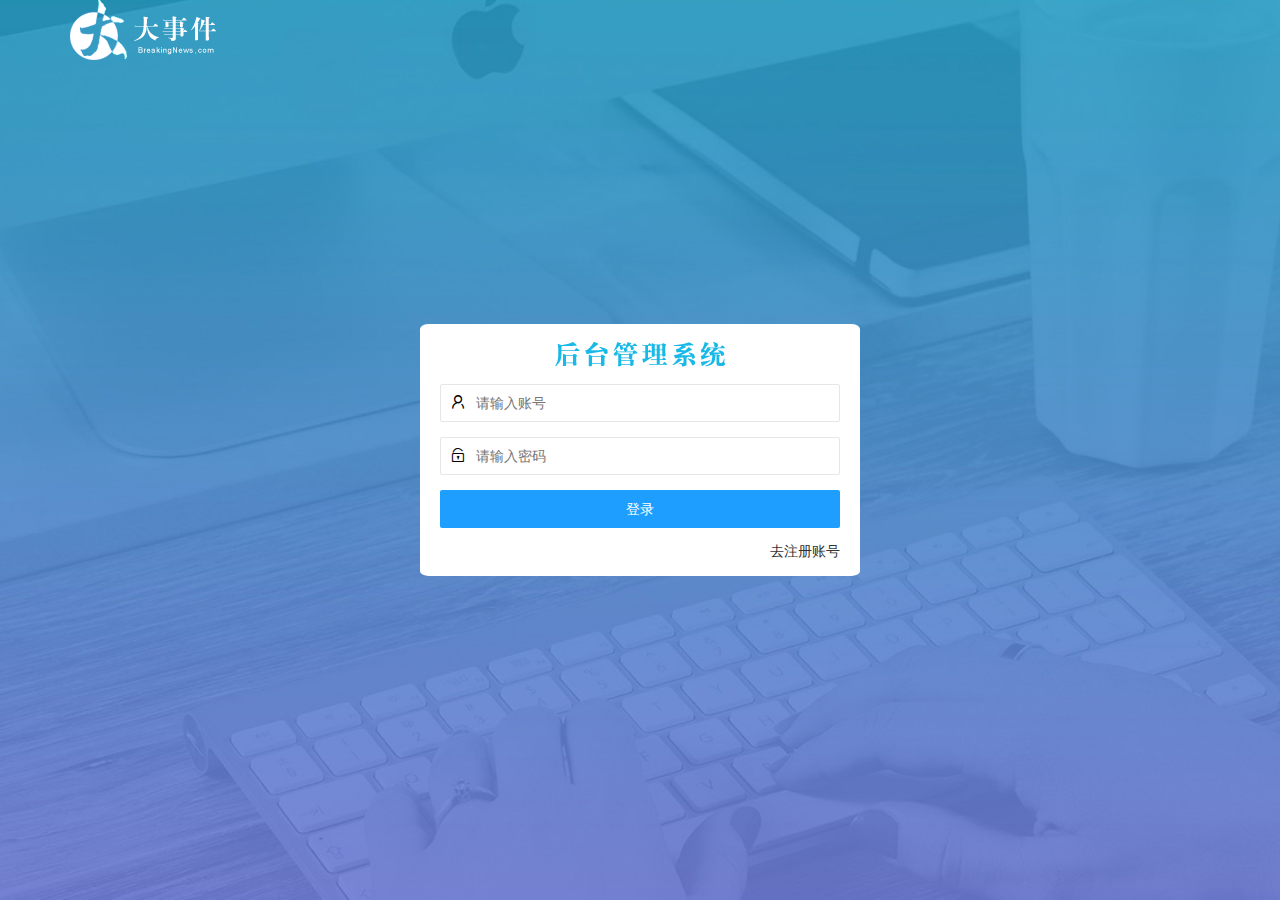
<file: login.html>
<!DOCTYPE html>
<html lang="en">

<head>
    <meta charset="UTF-8">
    <meta http-equiv="X-UA-Compatible" content="IE=edge">
    <meta name="viewport" content="width=device-width, initial-scale=1.0">
    <title>大事件-登录-注册</title>

    <link rel="stylesheet" href="./assets/lib/layui/css/layui.css">
    <link rel="stylesheet" href="./assets/css/login.css">
</head>

<body>
    <!-- log区域 -->
    <div class="layui-main">
        <img src="./assets/images/logo.png" alt="">
    </div>
    <!-- 登录注册区 -->
    <div class="loginAndRegBox">
        <!-- title -->
        <div class="poto">

        </div>
        <!-- 登录 -->
        <div class="login">
            <form class="layui-form" id="form_login" lay-submit>
                <div class="layui-form-item">
                    <i class="layui-icon layui-icon-username"></i>
                    <input type="text" name="username" required lay-verify="required" placeholder="请输入账号"
                        autocomplete="off" class="layui-input">
                </div>
                <div class="layui-form-item">
                    <i class="layui-icon layui-icon-password"></i>
                    <input type="password" name="password" required lay-verify="required|pw" placeholder="请输入密码"
                        autocomplete="off" class="layui-input">
                </div>
                <div class="layui-form-item">
                    <button class="layui-btn layui-btn-fluid layui-btn-normal" lay-submit>登录</button>
                </div>
                <div class="layui-form-item a">
                    <a href="javascript:;" id="reg">去注册账号</a>
                </div>
            </form>
        </div>
        <!-- 注册 -->
        <div class="reg_box">
            <form class="layui-form" id="form_reg">
                <div class="layui-form-item">
                    <i class="layui-icon layui-icon-username"></i>
                    <input type="text" name="username" required lay-verify="required" placeholder="请输入账号"
                        autocomplete="off" class="layui-input">
                </div>
                <div class="layui-form-item">
                    <i class="layui-icon layui-icon-password"></i>
                    <input type="password" name="password" required lay-verify="required|pw" placeholder="请输入密码"
                        autocomplete="off" class="layui-input">
                </div>
                <div class="layui-form-item">
                    <i class="layui-icon layui-icon-password"></i>
                    <input type="password" name="repassword" required lay-verify="required|repw|pw" placeholder="请确认密码"
                        autocomplete="off" class="layui-input">
                </div>
                <div class="layui-form-item">
                    <button lay-submit class="layui-btn layui-btn-fluid  layui-btn-normal">注册</button>
                </div>
                <div class="layui-form-item a">
                    <a href="javascript:;" id="login">去登录</a>
                </div>
            </form>
        </div>
    </div>

    <script src="./assets/lib/layui/layui.all.js"></script>
    <script src="./assets/lib/jquery.js"></script>
    <script src="./assets/js/baseAPI.js"></script>
    <script src="./assets/js/login.js"></script>
</body>

</html>
</file>
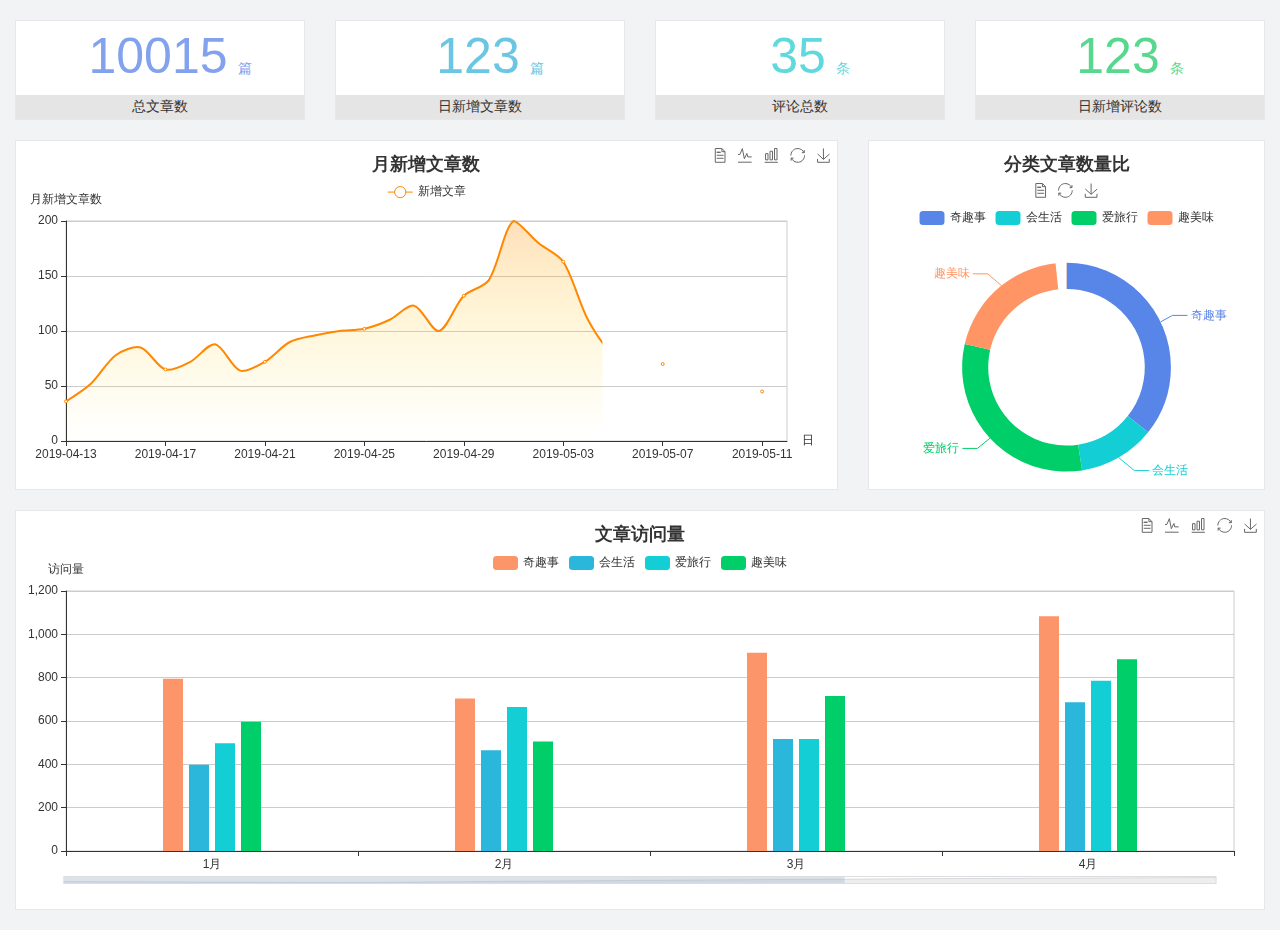
<file: home/dashboard.html>
<!DOCTYPE html>
<html lang="en">

<head>
  <meta charset="UTF-8">
  <meta name="viewport" content="width=device-width, initial-scale=1.0">
  <meta http-equiv="X-UA-Compatible" content="ie=edge">
  <title>图表统计</title>
  <link rel="stylesheet" href="../assets/lib/bootstrap.css" />
  <link rel="stylesheet" href="../assets/lib/main.css" />
  <script src="../assets/lib/jquery.js"></script>
  <script type="text/javascript" src="../assets/lib/echarts.min.js"></script>
</head>

<body>
  <div class="container-fluid">
    <div class="row spannel_list">
      <div class="col-sm-3 col-xs-6">
        <div class="spannel">
          <em>10015</em><span>篇</span>
          <b>总文章数</b>
        </div>
      </div>
      <div class="col-sm-3 col-xs-6">
        <div class="spannel scolor01">
          <em>123</em><span>篇</span>
          <b>日新增文章数</b>
        </div>
      </div>
      <div class="col-sm-3 col-xs-6">
        <div class="spannel scolor02">
          <em>35</em><span>条</span>
          <b>评论总数</b>
        </div>
      </div>
      <div class="col-sm-3 col-xs-6">
        <div class="spannel scolor03">
          <em>123</em><span>条</span>
          <b>日新增评论数</b>
        </div>
      </div>
    </div>
  </div>

  <div class="container-fluid">
    <div class="row curve-pie">
      <div class="col-lg-8 col-md-8">
        <div class="gragh_pannel" id="curve_show"></div>
      </div>
      <div class="col-lg-4 col-md-4">
        <div class="gragh_pannel" id="pie_show"></div>
      </div>
    </div>
  </div>

  <div class="container-fluid">
    <div class="column_pannel" id="column_show"></div>
  </div>

  <script>
    var oChart = echarts.init(document.getElementById('curve_show'));
    var aList_all = [
      { 'count': 36, 'date': '2019-04-13' },
      { 'count': 52, 'date': '2019-04-14' },
      { 'count': 78, 'date': '2019-04-15' },
      { 'count': 85, 'date': '2019-04-16' },
      { 'count': 65, 'date': '2019-04-17' },
      { 'count': 72, 'date': '2019-04-18' },
      { 'count': 88, 'date': '2019-04-19' },
      { 'count': 64, 'date': '2019-04-20' },
      { 'count': 72, 'date': '2019-04-21' },
      { 'count': 90, 'date': '2019-04-22' },
      { 'count': 96, 'date': '2019-04-23' },
      { 'count': 100, 'date': '2019-04-24' },
      { 'count': 102, 'date': '2019-04-25' },
      { 'count': 110, 'date': '2019-04-26' },
      { 'count': 123, 'date': '2019-04-27' },
      { 'count': 100, 'date': '2019-04-28' },
      { 'count': 132, 'date': '2019-04-29' },
      { 'count': 146, 'date': '2019-04-30' },
      { 'count': 200, 'date': '2019-05-01' },
      { 'count': 180, 'date': '2019-05-02' },
      { 'count': 163, 'date': '2019-05-03' },
      { 'count': 110, 'date': '2019-05-04' },
      { 'count': 80, 'date': '2019-05-05' },
      { 'count': 82, 'date': '2019-05-06' },
      { 'count': 70, 'date': '2019-05-07' },
      { 'count': 65, 'date': '2019-05-08' },
      { 'count': 54, 'date': '2019-05-09' },
      { 'count': 40, 'date': '2019-05-10' },
      { 'count': 45, 'date': '2019-05-11' },
      { 'count': 38, 'date': '2019-05-12' },
    ];

    let aCount = [];
    let aDate = [];

    for (var i = 0; i < aList_all.length; i++) {
      aCount.push(aList_all[i].count);
      aDate.push(aList_all[i].date);
    }

    var chartopt = {
      title: {
        text: '月新增文章数',
        left: 'center',
        top: '10'
      },
      tooltip: {
        trigger: 'axis'
      },
      legend: {
        data: ['新增文章'],
        top: '40'
      },
      toolbox: {
        show: true,
        feature: {
          mark: { show: true },
          dataView: { show: true, readOnly: false },
          magicType: { show: true, type: ['line', 'bar'] },
          restore: { show: true },
          saveAsImage: { show: true }
        }
      },
      calculable: true,
      xAxis: [
        {
          name: '日',
          type: 'category',
          boundaryGap: false,
          data: aDate
        }
      ],
      yAxis: [
        {
          name: '月新增文章数',
          type: 'value'
        }
      ],
      series: [
        {
          name: '新增文章',
          type: 'line',
          smooth: true,
          itemStyle: { normal: { areaStyle: { type: 'default' }, color: '#f80' }, lineStyle: { color: '#f80' } },
          data: aCount
        }],
      areaStyle: {
        normal: {
          color: new echarts.graphic.LinearGradient(0, 0, 0, 1, [{
            offset: 0,
            color: 'rgba(255,136,0,0.39)'
          }, {
            offset: .34,
            color: 'rgba(255,180,0,0.25)'
          }, {
            offset: 1,
            color: 'rgba(255,222,0,0.00)'
          }])

        }
      },
      grid: {
        show: true,
        x: 50,
        x2: 50,
        y: 80,
        height: 220
      }
    };

    oChart.setOption(chartopt);


    var oPie = echarts.init(document.getElementById('pie_show'));
    var oPieopt =
    {
      title: {
        top: 10,
        text: '分类文章数量比',
        x: 'center'
      },
      tooltip: {
        trigger: 'item',
        formatter: "{a} <br/>{b} : {c} ({d}%)"
      },
      color: ['#5885e8', '#13cfd5', '#00ce68', '#ff9565'],
      legend: {
        x: 'center',
        top: 65,
        data: ['奇趣事', '会生活', '爱旅行', '趣美味']
      },
      toolbox: {
        show: true,
        x: 'center',
        top: 35,
        feature: {
          mark: { show: true },
          dataView: { show: true, readOnly: false },
          magicType: {
            show: true,
            type: ['pie', 'funnel'],
            option: {
              funnel: {
                x: '25%',
                width: '50%',
                funnelAlign: 'left',
                max: 1548
              }
            }
          },
          restore: { show: true },
          saveAsImage: { show: true }
        }
      },
      calculable: true,
      series: [
        {
          name: '访问来源',
          type: 'pie',
          radius: ['45%', '60%'],
          center: ['50%', '65%'],
          data: [
            { value: 300, name: '奇趣事' },
            { value: 100, name: '会生活' },
            { value: 260, name: '爱旅行' },
            { value: 180, name: '趣美味' }
          ]
        }
      ]
    };
    oPie.setOption(oPieopt);



    var oColumn = this.echarts.init(document.getElementById('column_show'));
    var oColumnopt =
    {
      title: {
        text: '文章访问量',
        left: 'center',
        top: '10'
      },
      tooltip: {
        trigger: 'axis'
      },
      legend: {
        data: ['奇趣事', '会生活', '爱旅行', '趣美味'],
        top: '40'
      },
      toolbox: {
        show: true,
        feature: {
          mark: { show: true },
          dataView: { show: true, readOnly: false },
          magicType: { show: true, type: ['line', 'bar'] },
          restore: { show: true },
          saveAsImage: { show: true }
        }
      },
      calculable: true,
      xAxis: [
        {
          type: 'category',
          data: ['1月', '2月', '3月', '4月', '5月']
        }
      ],
      yAxis: [
        {
          name: '访问量',
          type: 'value'
        }
      ],
      series: [
        {
          name: '奇趣事',
          type: 'bar',
          barWidth: 20,
          itemStyle: {
            normal: { areaStyle: { type: 'default' }, color: '#fd956a' }
          },
          data: [800, 708, 920, 1090, 1200]
        },
        {
          name: '会生活',
          type: 'bar',
          barWidth: 20,
          itemStyle: {
            normal: { areaStyle: { type: 'default' }, color: '#2bb6db' }
          },
          data: [400, 468, 520, 690, 800]
        },
        {
          name: '爱旅行',
          type: 'bar',
          barWidth: 20,
          itemStyle: {
            normal: { areaStyle: { type: 'default' }, color: '#13cfd5' }
          },
          data: [500, 668, 520, 790, 900]
        },
        {
          name: '趣美味',
          type: 'bar',
          barWidth: 20,
          itemStyle: {
            normal: { areaStyle: { type: 'default' }, color: '#00ce68' }
          },
          data: [600, 508, 720, 890, 1000]
        }
      ],
      grid: {
        show: true,
        x: 50,
        x2: 30,
        y: 80,
        height: 260
      },
      dataZoom: [//给x轴设置滚动条
        {
          start: 0,//默认为0
          end: 100 - 1000 / 31,//默认为100
          type: 'slider',
          show: true,
          xAxisIndex: [0],
          handleSize: 0,//滑动条的 左右2个滑动条的大小
          height: 8,//组件高度
          left: 45, //左边的距离
          right: 50,//右边的距离
          bottom: 26,//右边的距离
          handleColor: '#ddd',//h滑动图标的颜色
          handleStyle: {
            borderColor: "#cacaca",
            borderWidth: "1",
            shadowBlur: 2,
            background: "#ddd",
            shadowColor: "#ddd",
          }
        }]
    };
    oColumn.setOption(oColumnopt);
  </script>
</body>

</html>
</file>
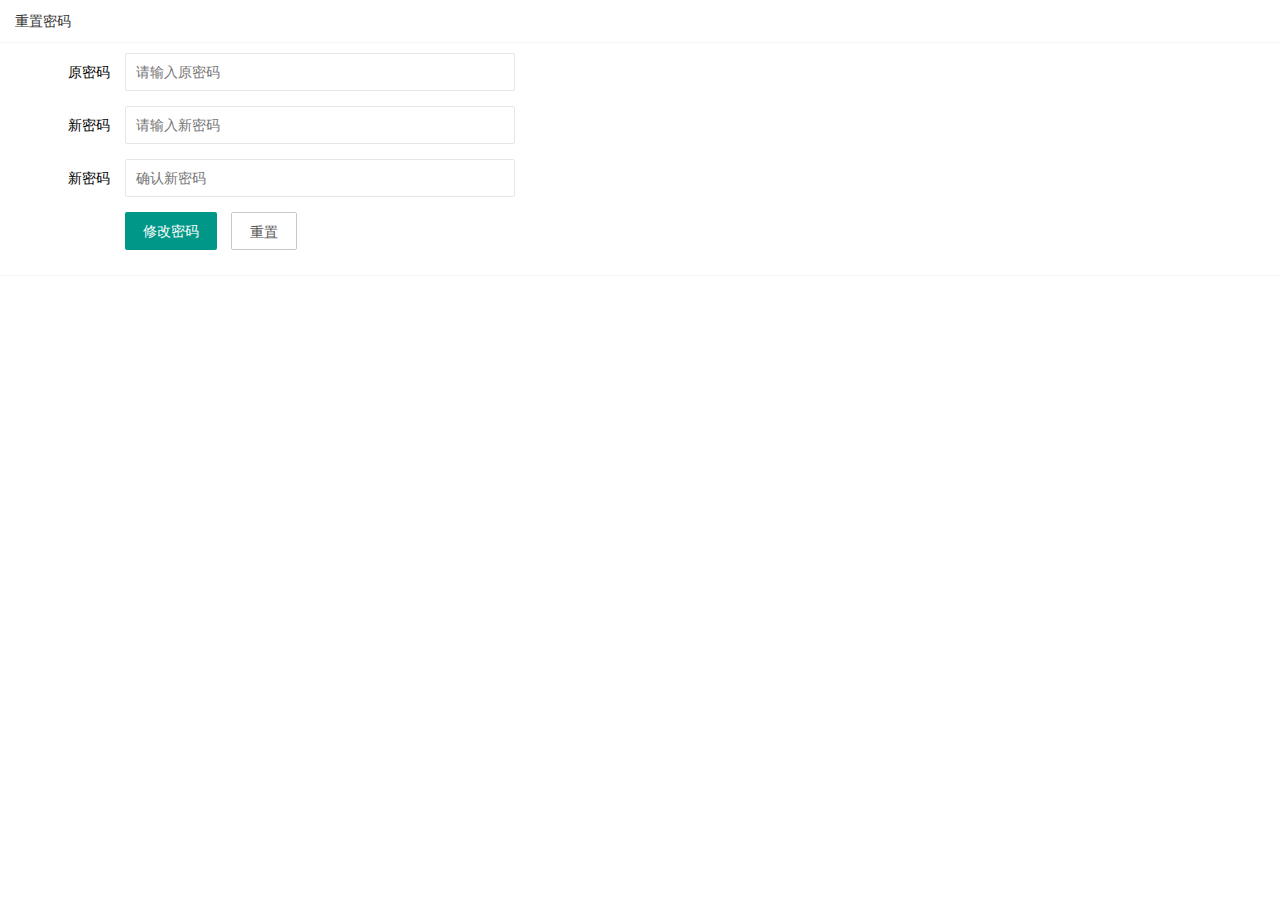
<file: user_info/resetpassword.html>
<!DOCTYPE html>
<html lang="en">

<head>
    <meta charset="UTF-8">
    <meta http-equiv="X-UA-Compatible" content="IE=edge">
    <meta name="viewport" content="width=device-width, initial-scale=1.0">
    <title>resetPassword</title>
    <link rel="stylesheet" href="../assets/lib/layui/css/layui.css">
    <link rel="stylesheet" href="../assets/css/user_info/resetPassword.css">
</head>

<body>
    <div class="layui-card">
        <div class="layui-card-header">重置密码</div>
        <div class="layui-card-body">
            <form class="layui-form" lay-filter="form_userinfo">
                <input type="hidden" name="id">
                <div class="layui-form-item">
                    <input type="hidden" name="id">
                    <label class="layui-form-label">原密码</label>
                    <div class="layui-input-block">
                        <input type="password" name="oldPwd" required lay-verify="required" placeholder="请输入原密码"
                            autocomplete="off" class="layui-input">
                    </div>
                </div>
                <div class="layui-form-item">
                    <label class="layui-form-label">新密码</label>
                    <div class="layui-input-block">
                        <input type="password" name="newPwd" required lay-verify="required|pw|old" placeholder="请输入新密码"
                            autocomplete="off" class="layui-input">
                    </div>
                </div>
                <div class="layui-form-item">
                    <label class="layui-form-label">新密码</label>
                    <div class="layui-input-block">
                        <input type="password" name="rePwd" required lay-verify="required|rep" placeholder="确认新密码"
                            autocomplete="off" class="layui-input">
                    </div>
                </div>
                <div class="layui-form-item">
                    <div class="layui-input-block">
                        <button class="layui-btn" lay-submit lay-filter="formDemo">修改密码</button>
                        <button type="reset" class="layui-btn layui-btn-primary" id="btnReset">重置</button>
                    </div>
                </div>
            </form>
        </div>

    </div>
    <script src="../assets/lib/layui/layui.all.js"></script>

    <script src="../assets/lib/jquery.js"></script>
    <script src="../assets/js/baseAPI.js"></script>
    <script src="../assets/js/user_info/resetPassword.js"></script>
</body>

</html>
</file>
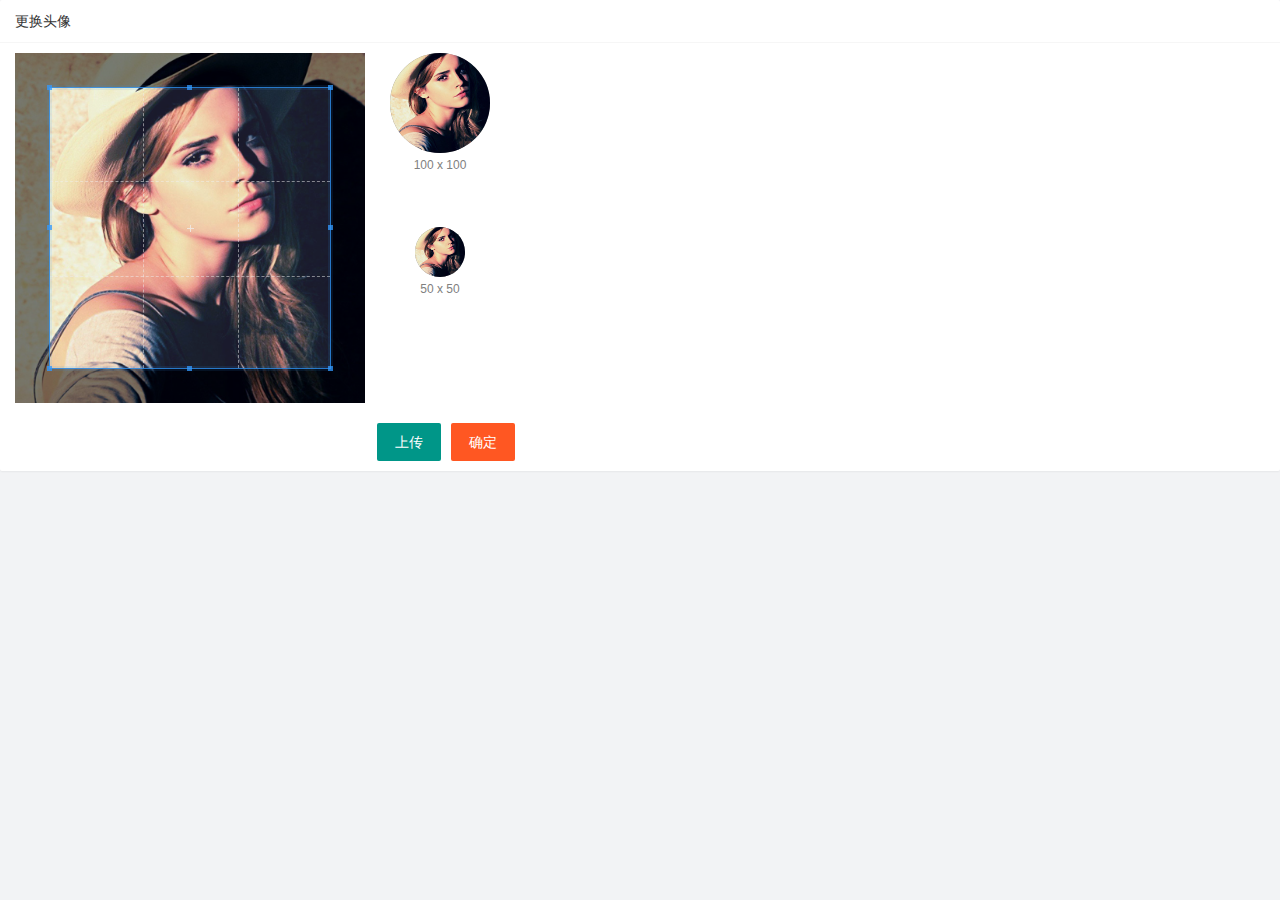
<file: user_info/user_avatar.html>
<!DOCTYPE html>
<html lang="en">

<head>
    <meta charset="UTF-8">
    <meta http-equiv="X-UA-Compatible" content="IE=edge">
    <meta name="viewport" content="width=device-width, initial-scale=1.0">
    <title>user_avatar</title>
    <link rel="stylesheet" href="../assets/lib/cropper/cropper.css" />
    <link rel="stylesheet" href="../assets/lib/layui/css/layui.css">
    <link rel="stylesheet" href="../assets/css/user_info/user_avatar.css">
</head>

<body>
    <div class="layui-card">
        <div class="layui-card-header">更换头像</div>
        <div class="layui-card-body">
            <!-- 通过accept属性可以规定选择什么格式的图片 -->
            <input type="file" id="file" accept="image/png,image/jpeg">
            <!-- 第一行的图片裁剪和预览区域 -->
            <div class="row1">
                <!-- 图片裁剪区域 -->
                <div class="cropper-box">
                    <!-- 这个 img 标签很重要，将来会把它初始化为裁剪区域 -->
                    <img id="image" src="/assets/images/sample.jpg" />
                </div>
                <!-- 图片的预览区域 -->
                <div class="preview-box">
                    <div>
                        <!-- 宽高为 100px 的预览区域 -->
                        <div class="img-preview w100"></div>
                        <p class="size">100 x 100</p>
                    </div>
                    <div>
                        <!-- 宽高为 50px 的预览区域 -->
                        <div class="img-preview w50"></div>
                        <p class="size">50 x 50</p>
                    </div>
                </div>
            </div>

            <!-- 第二行的按钮区域 -->
            <div class="row2">
                <button type="button" class="layui-btn" id="updata">上传</button>
                <button type="button" class="layui-btn layui-btn-danger">确定</button>
            </div>
        </div>
    </div>
    <script src="../assets/lib/layui/layui.all.js"></script>
    <script src="../assets/lib/jquery.js"></script>
    <script src="../assets/lib/cropper/Cropper.js"></script>
    <script src="../assets/lib/cropper/jquery-cropper.js"></script>
    <script src="../assets/js/baseAPI.js"></script>
    <script src="../assets/js/user_info/user_avatar.js"> </script>
</body>

</html>
</file>
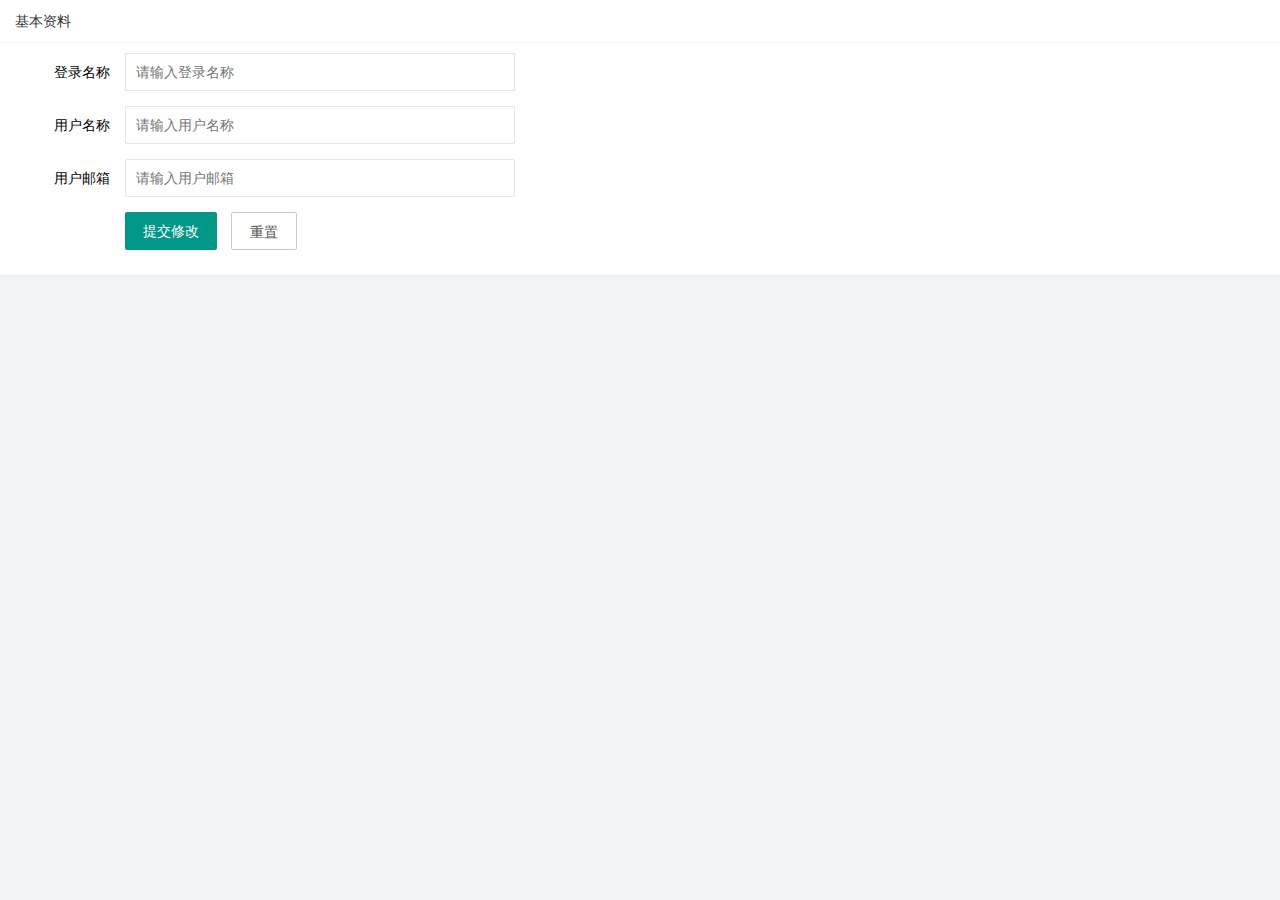
<file: user_info/user_info.html>
<!DOCTYPE html>
<html lang="en">

<head>
    <meta charset="UTF-8">
    <meta http-equiv="X-UA-Compatible" content="IE=edge">
    <meta name="viewport" content="width=device-width, initial-scale=1.0">
    <title>user_info</title>
    <link rel="stylesheet" href="../assets/lib/layui/css/layui.css">
    <link rel="stylesheet" href="../assets/css/user_info/user_info.css">
</head>

<body>
    <div class="layui-card">
        <div class="layui-card-header">基本资料</div>
        <div class="layui-card-body">
            <form class="layui-form" lay-filter="form_userinfo">
                <div class="layui-form-item">
                    <input type="hidden" name="id">
                    <label class="layui-form-label">登录名称</label>
                    <div class="layui-input-block">
                        <input type="text" name="username" required lay-verify="required" placeholder="请输入登录名称"
                            autocomplete="off" class="layui-input" readonly>
                    </div>
                </div>
                <div class="layui-form-item">
                    <label class="layui-form-label">用户名称</label>
                    <div class="layui-input-block">
                        <input type="text" name="nickname" required lay-verify="required|nickname" placeholder="请输入用户名称"
                            autocomplete="off" class="layui-input">
                    </div>
                </div>
                <div class="layui-form-item">
                    <label class="layui-form-label">用户邮箱</label>
                    <div class="layui-input-block">
                        <input type="text" name="email" required lay-verify="required|email" placeholder="请输入用户邮箱"
                            autocomplete="off" class="layui-input">
                    </div>
                </div>
                <div class="layui-form-item">
                    <div class="layui-input-block">
                        <button class="layui-btn" lay-submit lay-filter="formDemo">提交修改</button>
                        <button type="reset" class="layui-btn layui-btn-primary" id="btnReset">重置</button>
                    </div>
                </div>
            </form>
        </div>

    </div>

    <script src="../assets/lib/layui/layui.all.js"></script>
    <script src="../assets/lib/jquery.js"></script>
    <script src="../assets/js/baseAPI.js"></script>
    <script src="../assets/js/user_info/user_info.js"></script>
</body>

</html>
</file>
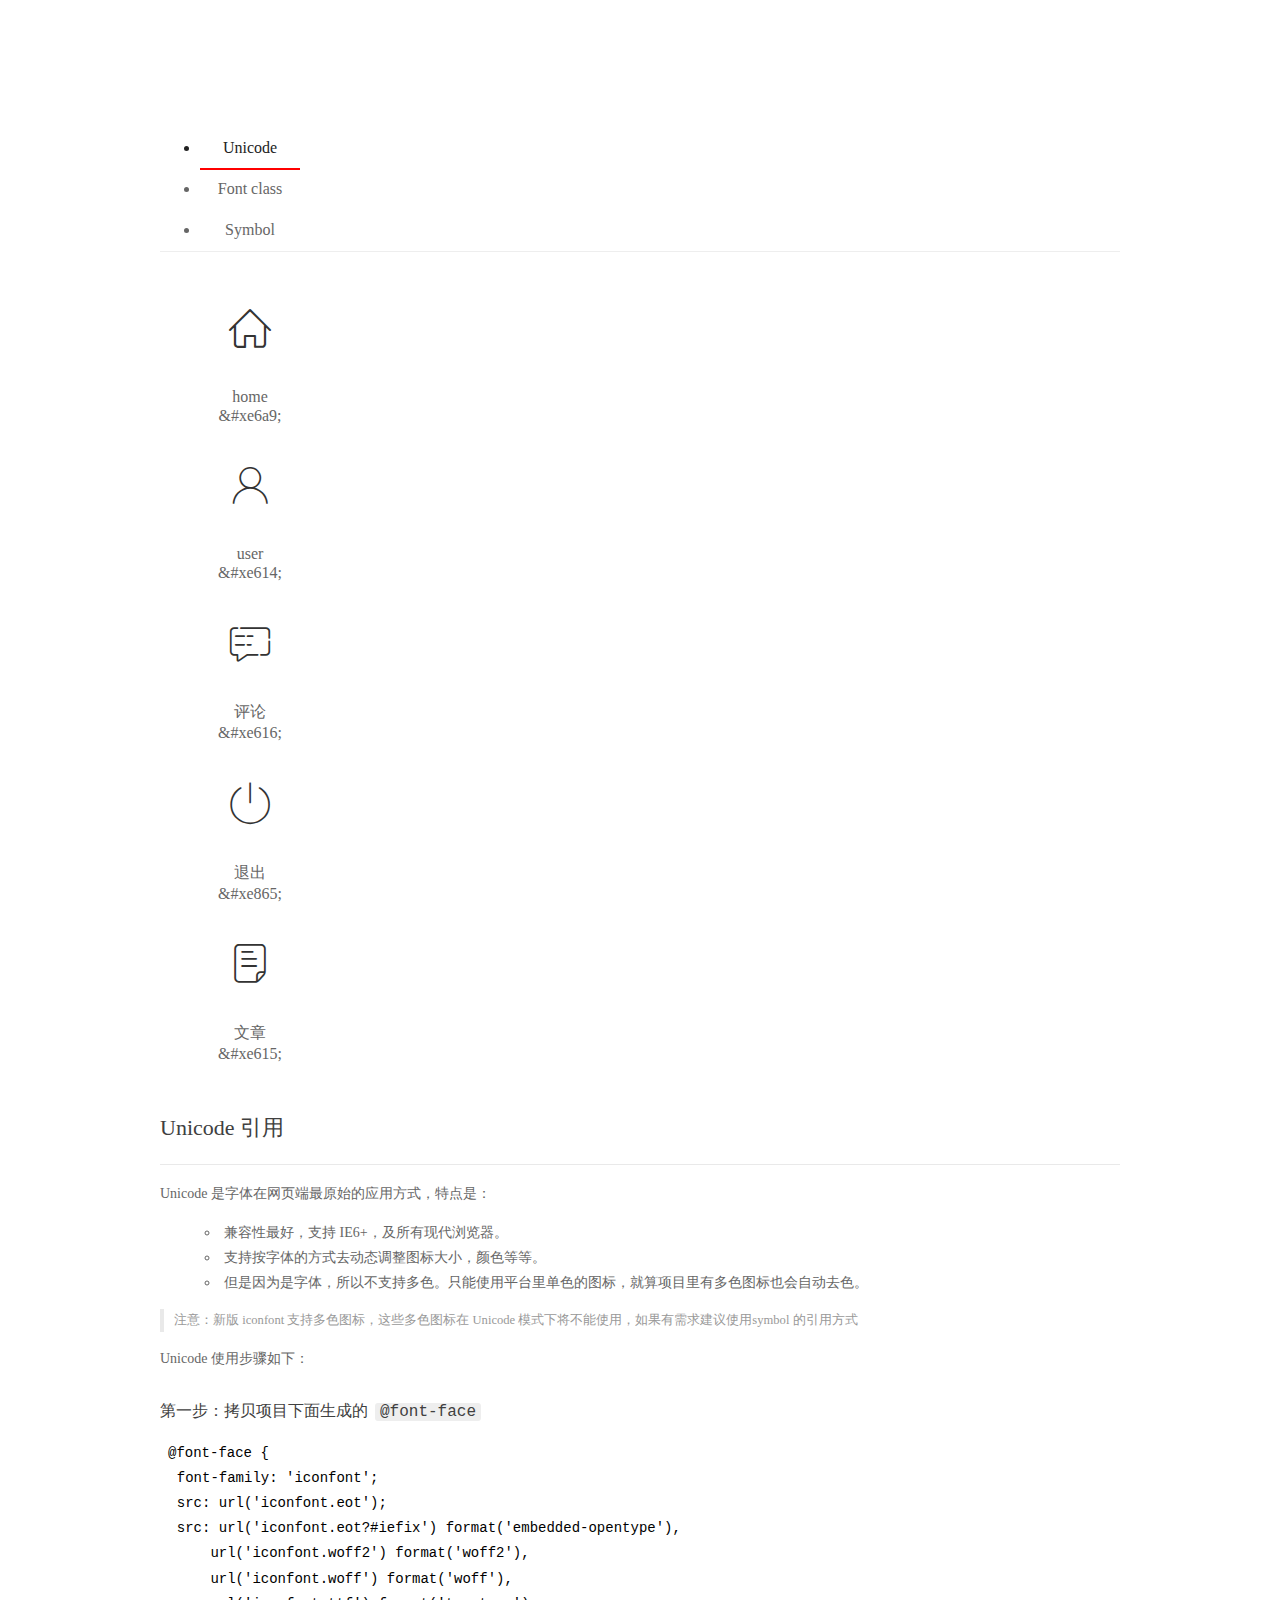
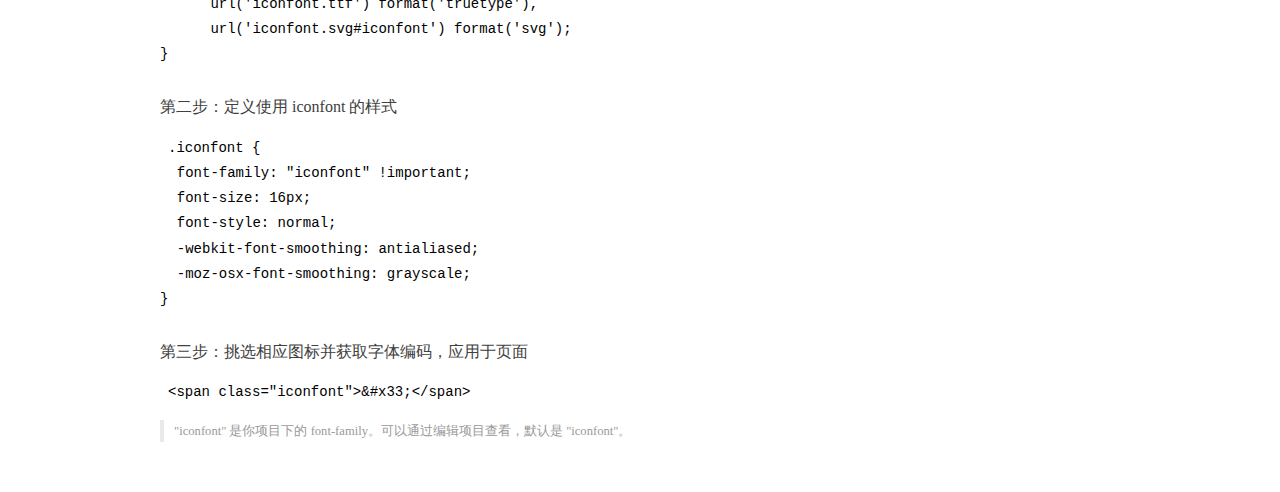
<file: assets/fonts/demo_index.html>
<!DOCTYPE html>
<html>
<head>
  <meta charset="utf-8"/>
  <title>IconFont Demo</title>
  <link rel="shortcut icon" href="https://gtms04.alicdn.com/tps/i4/TB1_oz6GVXXXXaFXpXXJDFnIXXX-64-64.ico" type="image/x-icon"/>
  <link rel="stylesheet" href="https://g.alicdn.com/thx/cube/1.3.2/cube.min.css">
  <link rel="stylesheet" href="demo.css">
  <link rel="stylesheet" href="iconfont.css">
  <script src="iconfont.js"></script>
  <!-- jQuery -->
  <script src="https://a1.alicdn.com/oss/uploads/2018/12/26/7bfddb60-08e8-11e9-9b04-53e73bb6408b.js"></script>
  <!-- 代码高亮 -->
  <script src="https://a1.alicdn.com/oss/uploads/2018/12/26/a3f714d0-08e6-11e9-8a15-ebf944d7534c.js"></script>
</head>
<body>
  <div class="main">
    <h1 class="logo"><a href="https://www.iconfont.cn/" title="iconfont 首页" target="_blank">&#xe86b;</a></h1>
    <div class="nav-tabs">
      <ul id="tabs" class="dib-box">
        <li class="dib active"><span>Unicode</span></li>
        <li class="dib"><span>Font class</span></li>
        <li class="dib"><span>Symbol</span></li>
      </ul>
      
    </div>
    <div class="tab-container">
      <div class="content unicode" style="display: block;">
          <ul class="icon_lists dib-box">
          
            <li class="dib">
              <span class="icon iconfont">&#xe6a9;</span>
                <div class="name">home</div>
                <div class="code-name">&amp;#xe6a9;</div>
              </li>
          
            <li class="dib">
              <span class="icon iconfont">&#xe614;</span>
                <div class="name">user</div>
                <div class="code-name">&amp;#xe614;</div>
              </li>
          
            <li class="dib">
              <span class="icon iconfont">&#xe616;</span>
                <div class="name">评论</div>
                <div class="code-name">&amp;#xe616;</div>
              </li>
          
            <li class="dib">
              <span class="icon iconfont">&#xe865;</span>
                <div class="name">退出</div>
                <div class="code-name">&amp;#xe865;</div>
              </li>
          
            <li class="dib">
              <span class="icon iconfont">&#xe615;</span>
                <div class="name">文章</div>
                <div class="code-name">&amp;#xe615;</div>
              </li>
          
          </ul>
          <div class="article markdown">
          <h2 id="unicode-">Unicode 引用</h2>
          <hr>

          <p>Unicode 是字体在网页端最原始的应用方式，特点是：</p>
          <ul>
            <li>兼容性最好，支持 IE6+，及所有现代浏览器。</li>
            <li>支持按字体的方式去动态调整图标大小，颜色等等。</li>
            <li>但是因为是字体，所以不支持多色。只能使用平台里单色的图标，就算项目里有多色图标也会自动去色。</li>
          </ul>
          <blockquote>
            <p>注意：新版 iconfont 支持多色图标，这些多色图标在 Unicode 模式下将不能使用，如果有需求建议使用symbol 的引用方式</p>
          </blockquote>
          <p>Unicode 使用步骤如下：</p>
          <h3 id="-font-face">第一步：拷贝项目下面生成的 <code>@font-face</code></h3>
<pre><code class="language-css"
>@font-face {
  font-family: 'iconfont';
  src: url('iconfont.eot');
  src: url('iconfont.eot?#iefix') format('embedded-opentype'),
      url('iconfont.woff2') format('woff2'),
      url('iconfont.woff') format('woff'),
      url('iconfont.ttf') format('truetype'),
      url('iconfont.svg#iconfont') format('svg');
}
</code></pre>
          <h3 id="-iconfont-">第二步：定义使用 iconfont 的样式</h3>
<pre><code class="language-css"
>.iconfont {
  font-family: "iconfont" !important;
  font-size: 16px;
  font-style: normal;
  -webkit-font-smoothing: antialiased;
  -moz-osx-font-smoothing: grayscale;
}
</code></pre>
          <h3 id="-">第三步：挑选相应图标并获取字体编码，应用于页面</h3>
<pre>
<code class="language-html"
>&lt;span class="iconfont"&gt;&amp;#x33;&lt;/span&gt;
</code></pre>
          <blockquote>
            <p>"iconfont" 是你项目下的 font-family。可以通过编辑项目查看，默认是 "iconfont"。</p>
          </blockquote>
          </div>
      </div>
      <div class="content font-class">
        <ul class="icon_lists dib-box">
          
          <li class="dib">
            <span class="icon iconfont icon-home"></span>
            <div class="name">
              home
            </div>
            <div class="code-name">.icon-home
            </div>
          </li>
          
          <li class="dib">
            <span class="icon iconfont icon-user"></span>
            <div class="name">
              user
            </div>
            <div class="code-name">.icon-user
            </div>
          </li>
          
          <li class="dib">
            <span class="icon iconfont icon-pinglun"></span>
            <div class="name">
              评论
            </div>
            <div class="code-name">.icon-pinglun
            </div>
          </li>
          
          <li class="dib">
            <span class="icon iconfont icon-tuichu"></span>
            <div class="name">
              退出
            </div>
            <div class="code-name">.icon-tuichu
            </div>
          </li>
          
          <li class="dib">
            <span class="icon iconfont icon-16"></span>
            <div class="name">
              文章
            </div>
            <div class="code-name">.icon-16
            </div>
          </li>
          
        </ul>
        <div class="article markdown">
        <h2 id="font-class-">font-class 引用</h2>
        <hr>

        <p>font-class 是 Unicode 使用方式的一种变种，主要是解决 Unicode 书写不直观，语意不明确的问题。</p>
        <p>与 Unicode 使用方式相比，具有如下特点：</p>
        <ul>
          <li>兼容性良好，支持 IE8+，及所有现代浏览器。</li>
          <li>相比于 Unicode 语意明确，书写更直观。可以很容易分辨这个 icon 是什么。</li>
          <li>因为使用 class 来定义图标，所以当要替换图标时，只需要修改 class 里面的 Unicode 引用。</li>
          <li>不过因为本质上还是使用的字体，所以多色图标还是不支持的。</li>
        </ul>
        <p>使用步骤如下：</p>
        <h3 id="-fontclass-">第一步：引入项目下面生成的 fontclass 代码：</h3>
<pre><code class="language-html">&lt;link rel="stylesheet" href="./iconfont.css"&gt;
</code></pre>
        <h3 id="-">第二步：挑选相应图标并获取类名，应用于页面：</h3>
<pre><code class="language-html">&lt;span class="iconfont icon-xxx"&gt;&lt;/span&gt;
</code></pre>
        <blockquote>
          <p>"
            iconfont" 是你项目下的 font-family。可以通过编辑项目查看，默认是 "iconfont"。</p>
        </blockquote>
      </div>
      </div>
      <div class="content symbol">
          <ul class="icon_lists dib-box">
          
            <li class="dib">
                <svg class="icon svg-icon" aria-hidden="true">
                  <use xlink:href="#icon-home"></use>
                </svg>
                <div class="name">home</div>
                <div class="code-name">#icon-home</div>
            </li>
          
            <li class="dib">
                <svg class="icon svg-icon" aria-hidden="true">
                  <use xlink:href="#icon-user"></use>
                </svg>
                <div class="name">user</div>
                <div class="code-name">#icon-user</div>
            </li>
          
            <li class="dib">
                <svg class="icon svg-icon" aria-hidden="true">
                  <use xlink:href="#icon-pinglun"></use>
                </svg>
                <div class="name">评论</div>
                <div class="code-name">#icon-pinglun</div>
            </li>
          
            <li class="dib">
                <svg class="icon svg-icon" aria-hidden="true">
                  <use xlink:href="#icon-tuichu"></use>
                </svg>
                <div class="name">退出</div>
                <div class="code-name">#icon-tuichu</div>
            </li>
          
            <li class="dib">
                <svg class="icon svg-icon" aria-hidden="true">
                  <use xlink:href="#icon-16"></use>
                </svg>
                <div class="name">文章</div>
                <div class="code-name">#icon-16</div>
            </li>
          
          </ul>
          <div class="article markdown">
          <h2 id="symbol-">Symbol 引用</h2>
          <hr>

          <p>这是一种全新的使用方式，应该说这才是未来的主流，也是平台目前推荐的用法。相关介绍可以参考这篇<a href="">文章</a>
            这种用法其实是做了一个 SVG 的集合，与另外两种相比具有如下特点：</p>
          <ul>
            <li>支持多色图标了，不再受单色限制。</li>
            <li>通过一些技巧，支持像字体那样，通过 <code>font-size</code>, <code>color</code> 来调整样式。</li>
            <li>兼容性较差，支持 IE9+，及现代浏览器。</li>
            <li>浏览器渲染 SVG 的性能一般，还不如 png。</li>
          </ul>
          <p>使用步骤如下：</p>
          <h3 id="-symbol-">第一步：引入项目下面生成的 symbol 代码：</h3>
<pre><code class="language-html">&lt;script src="./iconfont.js"&gt;&lt;/script&gt;
</code></pre>
          <h3 id="-css-">第二步：加入通用 CSS 代码（引入一次就行）：</h3>
<pre><code class="language-html">&lt;style&gt;
.icon {
  width: 1em;
  height: 1em;
  vertical-align: -0.15em;
  fill: currentColor;
  overflow: hidden;
}
&lt;/style&gt;
</code></pre>
          <h3 id="-">第三步：挑选相应图标并获取类名，应用于页面：</h3>
<pre><code class="language-html">&lt;svg class="icon" aria-hidden="true"&gt;
  &lt;use xlink:href="#icon-xxx"&gt;&lt;/use&gt;
&lt;/svg&gt;
</code></pre>
          </div>
      </div>

    </div>
  </div>
  <script>
  $(document).ready(function () {
      $('.tab-container .content:first').show()

      $('#tabs li').click(function (e) {
        var tabContent = $('.tab-container .content')
        var index = $(this).index()

        if ($(this).hasClass('active')) {
          return
        } else {
          $('#tabs li').removeClass('active')
          $(this).addClass('active')

          tabContent.hide().eq(index).fadeIn()
        }
      })
    })
  </script>
</body>
</html>
</file>
<file: assets/lib/layui/css/layui.css>
/** layui-v2.5.5 MIT License By https://www.layui.com */
 .layui-inline,img{display:inline-block;vertical-align:middle}h1,h2,h3,h4,h5,h6{font-weight:400}.layui-edge,.layui-header,.layui-inline,.layui-main{position:relative}.layui-body,.layui-edge,.layui-elip{overflow:hidden}.layui-btn,.layui-edge,.layui-inline,img{vertical-align:middle}.layui-btn,.layui-disabled,.layui-icon,.layui-unselect{-moz-user-select:none;-webkit-user-select:none;-ms-user-select:none}.layui-elip,.layui-form-checkbox span,.layui-form-pane .layui-form-label{text-overflow:ellipsis;white-space:nowrap}.layui-breadcrumb,.layui-tree-btnGroup{visibility:hidden}blockquote,body,button,dd,div,dl,dt,form,h1,h2,h3,h4,h5,h6,input,li,ol,p,pre,td,textarea,th,ul{margin:0;padding:0;-webkit-tap-highlight-color:rgba(0,0,0,0)}a:active,a:hover{outline:0}img{border:none}li{list-style:none}table{border-collapse:collapse;border-spacing:0}h4,h5,h6{font-size:100%}button,input,optgroup,option,select,textarea{font-family:inherit;font-size:inherit;font-style:inherit;font-weight:inherit;outline:0}pre{white-space:pre-wrap;white-space:-moz-pre-wrap;white-space:-pre-wrap;white-space:-o-pre-wrap;word-wrap:break-word}body{line-height:24px;font:14px Helvetica Neue,Helvetica,PingFang SC,Tahoma,Arial,sans-serif}hr{height:1px;margin:10px 0;border:0;clear:both}a{color:#333;text-decoration:none}a:hover{color:#777}a cite{font-style:normal;*cursor:pointer}.layui-border-box,.layui-border-box *{box-sizing:border-box}.layui-box,.layui-box *{box-sizing:content-box}.layui-clear{clear:both;*zoom:1}.layui-clear:after{content:'\20';clear:both;*zoom:1;display:block;height:0}.layui-inline{*display:inline;*zoom:1}.layui-edge{display:inline-block;width:0;height:0;border-width:6px;border-style:dashed;border-color:transparent}.layui-edge-top{top:-4px;border-bottom-color:#999;border-bottom-style:solid}.layui-edge-right{border-left-color:#999;border-left-style:solid}.layui-edge-bottom{top:2px;border-top-color:#999;border-top-style:solid}.layui-edge-left{border-right-color:#999;border-right-style:solid}.layui-disabled,.layui-disabled:hover{color:#d2d2d2!important;cursor:not-allowed!important}.layui-circle{border-radius:100%}.layui-show{display:block!important}.layui-hide{display:none!important}@font-face{font-family:layui-icon;src:url(../font/iconfont.eot?v=250);src:url(../font/iconfont.eot?v=250#iefix) format('embedded-opentype'),url(../font/iconfont.woff2?v=250) format('woff2'),url(../font/iconfont.woff?v=250) format('woff'),url(../font/iconfont.ttf?v=250) format('truetype'),url(../font/iconfont.svg?v=250#layui-icon) format('svg')}.layui-icon{font-family:layui-icon!important;font-size:16px;font-style:normal;-webkit-font-smoothing:antialiased;-moz-osx-font-smoothing:grayscale}.layui-icon-reply-fill:before{content:"\e611"}.layui-icon-set-fill:before{content:"\e614"}.layui-icon-menu-fill:before{content:"\e60f"}.layui-icon-search:before{content:"\e615"}.layui-icon-share:before{content:"\e641"}.layui-icon-set-sm:before{content:"\e620"}.layui-icon-engine:before{content:"\e628"}.layui-icon-close:before{content:"\1006"}.layui-icon-close-fill:before{content:"\1007"}.layui-icon-chart-screen:before{content:"\e629"}.layui-icon-star:before{content:"\e600"}.layui-icon-circle-dot:before{content:"\e617"}.layui-icon-chat:before{content:"\e606"}.layui-icon-release:before{content:"\e609"}.layui-icon-list:before{content:"\e60a"}.layui-icon-chart:before{content:"\e62c"}.layui-icon-ok-circle:before{content:"\1005"}.layui-icon-layim-theme:before{content:"\e61b"}.layui-icon-table:before{content:"\e62d"}.layui-icon-right:before{content:"\e602"}.layui-icon-left:before{content:"\e603"}.layui-icon-cart-simple:before{content:"\e698"}.layui-icon-face-cry:before{content:"\e69c"}.layui-icon-face-smile:before{content:"\e6af"}.layui-icon-survey:before{content:"\e6b2"}.layui-icon-tree:before{content:"\e62e"}.layui-icon-upload-circle:before{content:"\e62f"}.layui-icon-add-circle:before{content:"\e61f"}.layui-icon-download-circle:before{content:"\e601"}.layui-icon-templeate-1:before{content:"\e630"}.layui-icon-util:before{content:"\e631"}.layui-icon-face-surprised:before{content:"\e664"}.layui-icon-edit:before{content:"\e642"}.layui-icon-speaker:before{content:"\e645"}.layui-icon-down:before{content:"\e61a"}.layui-icon-file:before{content:"\e621"}.layui-icon-layouts:before{content:"\e632"}.layui-icon-rate-half:before{content:"\e6c9"}.layui-icon-add-circle-fine:before{content:"\e608"}.layui-icon-prev-circle:before{content:"\e633"}.layui-icon-read:before{content:"\e705"}.layui-icon-404:before{content:"\e61c"}.layui-icon-carousel:before{content:"\e634"}.layui-icon-help:before{content:"\e607"}.layui-icon-code-circle:before{content:"\e635"}.layui-icon-water:before{content:"\e636"}.layui-icon-username:before{content:"\e66f"}.layui-icon-find-fill:before{content:"\e670"}.layui-icon-about:before{content:"\e60b"}.layui-icon-location:before{content:"\e715"}.layui-icon-up:before{content:"\e619"}.layui-icon-pause:before{content:"\e651"}.layui-icon-date:before{content:"\e637"}.layui-icon-layim-uploadfile:before{content:"\e61d"}.layui-icon-delete:before{content:"\e640"}.layui-icon-play:before{content:"\e652"}.layui-icon-top:before{content:"\e604"}.layui-icon-friends:before{content:"\e612"}.layui-icon-refresh-3:before{content:"\e9aa"}.layui-icon-ok:before{content:"\e605"}.layui-icon-layer:before{content:"\e638"}.layui-icon-face-smile-fine:before{content:"\e60c"}.layui-icon-dollar:before{content:"\e659"}.layui-icon-group:before{content:"\e613"}.layui-icon-layim-download:before{content:"\e61e"}.layui-icon-picture-fine:before{content:"\e60d"}.layui-icon-link:before{content:"\e64c"}.layui-icon-diamond:before{content:"\e735"}.layui-icon-log:before{content:"\e60e"}.layui-icon-rate-solid:before{content:"\e67a"}.layui-icon-fonts-del:before{content:"\e64f"}.layui-icon-unlink:before{content:"\e64d"}.layui-icon-fonts-clear:before{content:"\e639"}.layui-icon-triangle-r:before{content:"\e623"}.layui-icon-circle:before{content:"\e63f"}.layui-icon-radio:before{content:"\e643"}.layui-icon-align-center:before{content:"\e647"}.layui-icon-align-right:before{content:"\e648"}.layui-icon-align-left:before{content:"\e649"}.layui-icon-loading-1:before{content:"\e63e"}.layui-icon-return:before{content:"\e65c"}.layui-icon-fonts-strong:before{content:"\e62b"}.layui-icon-upload:before{content:"\e67c"}.layui-icon-dialogue:before{content:"\e63a"}.layui-icon-video:before{content:"\e6ed"}.layui-icon-headset:before{content:"\e6fc"}.layui-icon-cellphone-fine:before{content:"\e63b"}.layui-icon-add-1:before{content:"\e654"}.layui-icon-face-smile-b:before{content:"\e650"}.layui-icon-fonts-html:before{content:"\e64b"}.layui-icon-form:before{content:"\e63c"}.layui-icon-cart:before{content:"\e657"}.layui-icon-camera-fill:before{content:"\e65d"}.layui-icon-tabs:before{content:"\e62a"}.layui-icon-fonts-code:before{content:"\e64e"}.layui-icon-fire:before{content:"\e756"}.layui-icon-set:before{content:"\e716"}.layui-icon-fonts-u:before{content:"\e646"}.layui-icon-triangle-d:before{content:"\e625"}.layui-icon-tips:before{content:"\e702"}.layui-icon-picture:before{content:"\e64a"}.layui-icon-more-vertical:before{content:"\e671"}.layui-icon-flag:before{content:"\e66c"}.layui-icon-loading:before{content:"\e63d"}.layui-icon-fonts-i:before{content:"\e644"}.layui-icon-refresh-1:before{content:"\e666"}.layui-icon-rmb:before{content:"\e65e"}.layui-icon-home:before{content:"\e68e"}.layui-icon-user:before{content:"\e770"}.layui-icon-notice:before{content:"\e667"}.layui-icon-login-weibo:before{content:"\e675"}.layui-icon-voice:before{content:"\e688"}.layui-icon-upload-drag:before{content:"\e681"}.layui-icon-login-qq:before{content:"\e676"}.layui-icon-snowflake:before{content:"\e6b1"}.layui-icon-file-b:before{content:"\e655"}.layui-icon-template:before{content:"\e663"}.layui-icon-auz:before{content:"\e672"}.layui-icon-console:before{content:"\e665"}.layui-icon-app:before{content:"\e653"}.layui-icon-prev:before{content:"\e65a"}.layui-icon-website:before{content:"\e7ae"}.layui-icon-next:before{content:"\e65b"}.layui-icon-component:before{content:"\e857"}.layui-icon-more:before{content:"\e65f"}.layui-icon-login-wechat:before{content:"\e677"}.layui-icon-shrink-right:before{content:"\e668"}.layui-icon-spread-left:before{content:"\e66b"}.layui-icon-camera:before{content:"\e660"}.layui-icon-note:before{content:"\e66e"}.layui-icon-refresh:before{content:"\e669"}.layui-icon-female:before{content:"\e661"}.layui-icon-male:before{content:"\e662"}.layui-icon-password:before{content:"\e673"}.layui-icon-senior:before{content:"\e674"}.layui-icon-theme:before{content:"\e66a"}.layui-icon-tread:before{content:"\e6c5"}.layui-icon-praise:before{content:"\e6c6"}.layui-icon-star-fill:before{content:"\e658"}.layui-icon-rate:before{content:"\e67b"}.layui-icon-template-1:before{content:"\e656"}.layui-icon-vercode:before{content:"\e679"}.layui-icon-cellphone:before{content:"\e678"}.layui-icon-screen-full:before{content:"\e622"}.layui-icon-screen-restore:before{content:"\e758"}.layui-icon-cols:before{content:"\e610"}.layui-icon-export:before{content:"\e67d"}.layui-icon-print:before{content:"\e66d"}.layui-icon-slider:before{content:"\e714"}.layui-icon-addition:before{content:"\e624"}.layui-icon-subtraction:before{content:"\e67e"}.layui-icon-service:before{content:"\e626"}.layui-icon-transfer:before{content:"\e691"}.layui-main{width:1140px;margin:0 auto}.layui-header{z-index:1000;height:60px}.layui-header a:hover{transition:all .5s;-webkit-transition:all .5s}.layui-side{position:fixed;left:0;top:0;bottom:0;z-index:999;width:200px;overflow-x:hidden}.layui-side-scroll{position:relative;width:220px;height:100%;overflow-x:hidden}.layui-body{position:absolute;left:200px;right:0;top:0;bottom:0;z-index:998;width:auto;overflow-y:auto;box-sizing:border-box}.layui-layout-body{overflow:hidden}.layui-layout-admin .layui-header{background-color:#23262E}.layui-layout-admin .layui-side{top:60px;width:200px;overflow-x:hidden}.layui-layout-admin .layui-body{position:fixed;top:60px;bottom:44px}.layui-layout-admin .layui-main{width:auto;margin:0 15px}.layui-layout-admin .layui-footer{position:fixed;left:200px;right:0;bottom:0;height:44px;line-height:44px;padding:0 15px;background-color:#eee}.layui-layout-admin .layui-logo{position:absolute;left:0;top:0;width:200px;height:100%;line-height:60px;text-align:center;color:#009688;font-size:16px}.layui-layout-admin .layui-header .layui-nav{background:0 0}.layui-layout-left{position:absolute!important;left:200px;top:0}.layui-layout-right{position:absolute!important;right:0;top:0}.layui-container{position:relative;margin:0 auto;padding:0 15px;box-sizing:border-box}.layui-fluid{position:relative;margin:0 auto;padding:0 15px}.layui-row:after,.layui-row:before{content:'';display:block;clear:both}.layui-col-lg1,.layui-col-lg10,.layui-col-lg11,.layui-col-lg12,.layui-col-lg2,.layui-col-lg3,.layui-col-lg4,.layui-col-lg5,.layui-col-lg6,.layui-col-lg7,.layui-col-lg8,.layui-col-lg9,.layui-col-md1,.layui-col-md10,.layui-col-md11,.layui-col-md12,.layui-col-md2,.layui-col-md3,.layui-col-md4,.layui-col-md5,.layui-col-md6,.layui-col-md7,.layui-col-md8,.layui-col-md9,.layui-col-sm1,.layui-col-sm10,.layui-col-sm11,.layui-col-sm12,.layui-col-sm2,.layui-col-sm3,.layui-col-sm4,.layui-col-sm5,.layui-col-sm6,.layui-col-sm7,.layui-col-sm8,.layui-col-sm9,.layui-col-xs1,.layui-col-xs10,.layui-col-xs11,.layui-col-xs12,.layui-col-xs2,.layui-col-xs3,.layui-col-xs4,.layui-col-xs5,.layui-col-xs6,.layui-col-xs7,.layui-col-xs8,.layui-col-xs9{position:relative;display:block;box-sizing:border-box}.layui-col-xs1,.layui-col-xs10,.layui-col-xs11,.layui-col-xs12,.layui-col-xs2,.layui-col-xs3,.layui-col-xs4,.layui-col-xs5,.layui-col-xs6,.layui-col-xs7,.layui-col-xs8,.layui-col-xs9{float:left}.layui-col-xs1{width:8.33333333%}.layui-col-xs2{width:16.66666667%}.layui-col-xs3{width:25%}.layui-col-xs4{width:33.33333333%}.layui-col-xs5{width:41.66666667%}.layui-col-xs6{width:50%}.layui-col-xs7{width:58.33333333%}.layui-col-xs8{width:66.66666667%}.layui-col-xs9{width:75%}.layui-col-xs10{width:83.33333333%}.layui-col-xs11{width:91.66666667%}.layui-col-xs12{width:100%}.layui-col-xs-offset1{margin-left:8.33333333%}.layui-col-xs-offset2{margin-left:16.66666667%}.layui-col-xs-offset3{margin-left:25%}.layui-col-xs-offset4{margin-left:33.33333333%}.layui-col-xs-offset5{margin-left:41.66666667%}.layui-col-xs-offset6{margin-left:50%}.layui-col-xs-offset7{margin-left:58.33333333%}.layui-col-xs-offset8{margin-left:66.66666667%}.layui-col-xs-offset9{margin-left:75%}.layui-col-xs-offset10{margin-left:83.33333333%}.layui-col-xs-offset11{margin-left:91.66666667%}.layui-col-xs-offset12{margin-left:100%}@media screen and (max-width:768px){.layui-hide-xs{display:none!important}.layui-show-xs-block{display:block!important}.layui-show-xs-inline{display:inline!important}.layui-show-xs-inline-block{display:inline-block!important}}@media screen and (min-width:768px){.layui-container{width:750px}.layui-hide-sm{display:none!important}.layui-show-sm-block{display:block!important}.layui-show-sm-inline{display:inline!important}.layui-show-sm-inline-block{display:inline-block!important}.layui-col-sm1,.layui-col-sm10,.layui-col-sm11,.layui-col-sm12,.layui-col-sm2,.layui-col-sm3,.layui-col-sm4,.layui-col-sm5,.layui-col-sm6,.layui-col-sm7,.layui-col-sm8,.layui-col-sm9{float:left}.layui-col-sm1{width:8.33333333%}.layui-col-sm2{width:16.66666667%}.layui-col-sm3{width:25%}.layui-col-sm4{width:33.33333333%}.layui-col-sm5{width:41.66666667%}.layui-col-sm6{width:50%}.layui-col-sm7{width:58.33333333%}.layui-col-sm8{width:66.66666667%}.layui-col-sm9{width:75%}.layui-col-sm10{width:83.33333333%}.layui-col-sm11{width:91.66666667%}.layui-col-sm12{width:100%}.layui-col-sm-offset1{margin-left:8.33333333%}.layui-col-sm-offset2{margin-left:16.66666667%}.layui-col-sm-offset3{margin-left:25%}.layui-col-sm-offset4{margin-left:33.33333333%}.layui-col-sm-offset5{margin-left:41.66666667%}.layui-col-sm-offset6{margin-left:50%}.layui-col-sm-offset7{margin-left:58.33333333%}.layui-col-sm-offset8{margin-left:66.66666667%}.layui-col-sm-offset9{margin-left:75%}.layui-col-sm-offset10{margin-left:83.33333333%}.layui-col-sm-offset11{margin-left:91.66666667%}.layui-col-sm-offset12{margin-left:100%}}@media screen and (min-width:992px){.layui-container{width:970px}.layui-hide-md{display:none!important}.layui-show-md-block{display:block!important}.layui-show-md-inline{display:inline!important}.layui-show-md-inline-block{display:inline-block!important}.layui-col-md1,.layui-col-md10,.layui-col-md11,.layui-col-md12,.layui-col-md2,.layui-col-md3,.layui-col-md4,.layui-col-md5,.layui-col-md6,.layui-col-md7,.layui-col-md8,.layui-col-md9{float:left}.layui-col-md1{width:8.33333333%}.layui-col-md2{width:16.66666667%}.layui-col-md3{width:25%}.layui-col-md4{width:33.33333333%}.layui-col-md5{width:41.66666667%}.layui-col-md6{width:50%}.layui-col-md7{width:58.33333333%}.layui-col-md8{width:66.66666667%}.layui-col-md9{width:75%}.layui-col-md10{width:83.33333333%}.layui-col-md11{width:91.66666667%}.layui-col-md12{width:100%}.layui-col-md-offset1{margin-left:8.33333333%}.layui-col-md-offset2{margin-left:16.66666667%}.layui-col-md-offset3{margin-left:25%}.layui-col-md-offset4{margin-left:33.33333333%}.layui-col-md-offset5{margin-left:41.66666667%}.layui-col-md-offset6{margin-left:50%}.layui-col-md-offset7{margin-left:58.33333333%}.layui-col-md-offset8{margin-left:66.66666667%}.layui-col-md-offset9{margin-left:75%}.layui-col-md-offset10{margin-left:83.33333333%}.layui-col-md-offset11{margin-left:91.66666667%}.layui-col-md-offset12{margin-left:100%}}@media screen and (min-width:1200px){.layui-container{width:1170px}.layui-hide-lg{display:none!important}.layui-show-lg-block{display:block!important}.layui-show-lg-inline{display:inline!important}.layui-show-lg-inline-block{display:inline-block!important}.layui-col-lg1,.layui-col-lg10,.layui-col-lg11,.layui-col-lg12,.layui-col-lg2,.layui-col-lg3,.layui-col-lg4,.layui-col-lg5,.layui-col-lg6,.layui-col-lg7,.layui-col-lg8,.layui-col-lg9{float:left}.layui-col-lg1{width:8.33333333%}.layui-col-lg2{width:16.66666667%}.layui-col-lg3{width:25%}.layui-col-lg4{width:33.33333333%}.layui-col-lg5{width:41.66666667%}.layui-col-lg6{width:50%}.layui-col-lg7{width:58.33333333%}.layui-col-lg8{width:66.66666667%}.layui-col-lg9{width:75%}.layui-col-lg10{width:83.33333333%}.layui-col-lg11{width:91.66666667%}.layui-col-lg12{width:100%}.layui-col-lg-offset1{margin-left:8.33333333%}.layui-col-lg-offset2{margin-left:16.66666667%}.layui-col-lg-offset3{margin-left:25%}.layui-col-lg-offset4{margin-left:33.33333333%}.layui-col-lg-offset5{margin-left:41.66666667%}.layui-col-lg-offset6{margin-left:50%}.layui-col-lg-offset7{margin-left:58.33333333%}.layui-col-lg-offset8{margin-left:66.66666667%}.layui-col-lg-offset9{margin-left:75%}.layui-col-lg-offset10{margin-left:83.33333333%}.layui-col-lg-offset11{margin-left:91.66666667%}.layui-col-lg-offset12{margin-left:100%}}.layui-col-space1{margin:-.5px}.layui-col-space1>*{padding:.5px}.layui-col-space3{margin:-1.5px}.layui-col-space3>*{padding:1.5px}.layui-col-space5{margin:-2.5px}.layui-col-space5>*{padding:2.5px}.layui-col-space8{margin:-3.5px}.layui-col-space8>*{padding:3.5px}.layui-col-space10{margin:-5px}.layui-col-space10>*{padding:5px}.layui-col-space12{margin:-6px}.layui-col-space12>*{padding:6px}.layui-col-space15{margin:-7.5px}.layui-col-space15>*{padding:7.5px}.layui-col-space18{margin:-9px}.layui-col-space18>*{padding:9px}.layui-col-space20{margin:-10px}.layui-col-space20>*{padding:10px}.layui-col-space22{margin:-11px}.layui-col-space22>*{padding:11px}.layui-col-space25{margin:-12.5px}.layui-col-space25>*{padding:12.5px}.layui-col-space30{margin:-15px}.layui-col-space30>*{padding:15px}.layui-btn,.layui-input,.layui-select,.layui-textarea,.layui-upload-button{outline:0;-webkit-appearance:none;transition:all .3s;-webkit-transition:all .3s;box-sizing:border-box}.layui-elem-quote{margin-bottom:10px;padding:15px;line-height:22px;border-left:5px solid #009688;border-radius:0 2px 2px 0;background-color:#f2f2f2}.layui-quote-nm{border-style:solid;border-width:1px 1px 1px 5px;background:0 0}.layui-elem-field{margin-bottom:10px;padding:0;border-width:1px;border-style:solid}.layui-elem-field legend{margin-left:20px;padding:0 10px;font-size:20px;font-weight:300}.layui-field-title{margin:10px 0 20px;border-width:1px 0 0}.layui-field-box{padding:10px 15px}.layui-field-title .layui-field-box{padding:10px 0}.layui-progress{position:relative;height:6px;border-radius:20px;background-color:#e2e2e2}.layui-progress-bar{position:absolute;left:0;top:0;width:0;max-width:100%;height:6px;border-radius:20px;text-align:right;background-color:#5FB878;transition:all .3s;-webkit-transition:all .3s}.layui-progress-big,.layui-progress-big .layui-progress-bar{height:18px;line-height:18px}.layui-progress-text{position:relative;top:-20px;line-height:18px;font-size:12px;color:#666}.layui-progress-big .layui-progress-text{position:static;padding:0 10px;color:#fff}.layui-collapse{border-width:1px;border-style:solid;border-radius:2px}.layui-colla-content,.layui-colla-item{border-top-width:1px;border-top-style:solid}.layui-colla-item:first-child{border-top:none}.layui-colla-title{position:relative;height:42px;line-height:42px;padding:0 15px 0 35px;color:#333;background-color:#f2f2f2;cursor:pointer;font-size:14px;overflow:hidden}.layui-colla-content{display:none;padding:10px 15px;line-height:22px;color:#666}.layui-colla-icon{position:absolute;left:15px;top:0;font-size:14px}.layui-card{margin-bottom:15px;border-radius:2px;background-color:#fff;box-shadow:0 1px 2px 0 rgba(0,0,0,.05)}.layui-card:last-child{margin-bottom:0}.layui-card-header{position:relative;height:42px;line-height:42px;padding:0 15px;border-bottom:1px solid #f6f6f6;color:#333;border-radius:2px 2px 0 0;font-size:14px}.layui-bg-black,.layui-bg-blue,.layui-bg-cyan,.layui-bg-green,.layui-bg-orange,.layui-bg-red{color:#fff!important}.layui-card-body{position:relative;padding:10px 15px;line-height:24px}.layui-card-body[pad15]{padding:15px}.layui-card-body[pad20]{padding:20px}.layui-card-body .layui-table{margin:5px 0}.layui-card .layui-tab{margin:0}.layui-panel-window{position:relative;padding:15px;border-radius:0;border-top:5px solid #E6E6E6;background-color:#fff}.layui-auxiliar-moving{position:fixed;left:0;right:0;top:0;bottom:0;width:100%;height:100%;background:0 0;z-index:9999999999}.layui-form-label,.layui-form-mid,.layui-form-select,.layui-input-block,.layui-input-inline,.layui-textarea{position:relative}.layui-bg-red{background-color:#FF5722!important}.layui-bg-orange{background-color:#FFB800!important}.layui-bg-green{background-color:#009688!important}.layui-bg-cyan{background-color:#2F4056!important}.layui-bg-blue{background-color:#1E9FFF!important}.layui-bg-black{background-color:#393D49!important}.layui-bg-gray{background-color:#eee!important;color:#666!important}.layui-badge-rim,.layui-colla-content,.layui-colla-item,.layui-collapse,.layui-elem-field,.layui-form-pane .layui-form-item[pane],.layui-form-pane .layui-form-label,.layui-input,.layui-layedit,.layui-layedit-tool,.layui-quote-nm,.layui-select,.layui-tab-bar,.layui-tab-card,.layui-tab-title,.layui-tab-title .layui-this:after,.layui-textarea{border-color:#e6e6e6}.layui-timeline-item:before,hr{background-color:#e6e6e6}.layui-text{line-height:22px;font-size:14px;color:#666}.layui-text h1,.layui-text h2,.layui-text h3{font-weight:500;color:#333}.layui-text h1{font-size:30px}.layui-text h2{font-size:24px}.layui-text h3{font-size:18px}.layui-text a:not(.layui-btn){color:#01AAED}.layui-text a:not(.layui-btn):hover{text-decoration:underline}.layui-text ul{padding:5px 0 5px 15px}.layui-text ul li{margin-top:5px;list-style-type:disc}.layui-text em,.layui-word-aux{color:#999!important;padding:0 5px!important}.layui-btn{display:inline-block;height:38px;line-height:38px;padding:0 18px;background-color:#009688;color:#fff;white-space:nowrap;text-align:center;font-size:14px;border:none;border-radius:2px;cursor:pointer}.layui-btn:hover{opacity:.8;filter:alpha(opacity=80);color:#fff}.layui-btn:active{opacity:1;filter:alpha(opacity=100)}.layui-btn+.layui-btn{margin-left:10px}.layui-btn-container{font-size:0}.layui-btn-container .layui-btn{margin-right:10px;margin-bottom:10px}.layui-btn-container .layui-btn+.layui-btn{margin-left:0}.layui-table .layui-btn-container .layui-btn{margin-bottom:9px}.layui-btn-radius{border-radius:100px}.layui-btn .layui-icon{margin-right:3px;font-size:18px;vertical-align:bottom;vertical-align:middle\9}.layui-btn-primary{border:1px solid #C9C9C9;background-color:#fff;color:#555}.layui-btn-primary:hover{border-color:#009688;color:#333}.layui-btn-normal{background-color:#1E9FFF}.layui-btn-warm{background-color:#FFB800}.layui-btn-danger{background-color:#FF5722}.layui-btn-checked{background-color:#5FB878}.layui-btn-disabled,.layui-btn-disabled:active,.layui-btn-disabled:hover{border:1px solid #e6e6e6;background-color:#FBFBFB;color:#C9C9C9;cursor:not-allowed;opacity:1}.layui-btn-lg{height:44px;line-height:44px;padding:0 25px;font-size:16px}.layui-btn-sm{height:30px;line-height:30px;padding:0 10px;font-size:12px}.layui-btn-sm i{font-size:16px!important}.layui-btn-xs{height:22px;line-height:22px;padding:0 5px;font-size:12px}.layui-btn-xs i{font-size:14px!important}.layui-btn-group{display:inline-block;vertical-align:middle;font-size:0}.layui-btn-group .layui-btn{margin-left:0!important;margin-right:0!important;border-left:1px solid rgba(255,255,255,.5);border-radius:0}.layui-btn-group .layui-btn-primary{border-left:none}.layui-btn-group .layui-btn-primary:hover{border-color:#C9C9C9;color:#009688}.layui-btn-group .layui-btn:first-child{border-left:none;border-radius:2px 0 0 2px}.layui-btn-group .layui-btn-primary:first-child{border-left:1px solid #c9c9c9}.layui-btn-group .layui-btn:last-child{border-radius:0 2px 2px 0}.layui-btn-group .layui-btn+.layui-btn{margin-left:0}.layui-btn-group+.layui-btn-group{margin-left:10px}.layui-btn-fluid{width:100%}.layui-input,.layui-select,.layui-textarea{height:38px;line-height:1.3;line-height:38px\9;border-width:1px;border-style:solid;background-color:#fff;border-radius:2px}.layui-input::-webkit-input-placeholder,.layui-select::-webkit-input-placeholder,.layui-textarea::-webkit-input-placeholder{line-height:1.3}.layui-input,.layui-textarea{display:block;width:100%;padding-left:10px}.layui-input:hover,.layui-textarea:hover{border-color:#D2D2D2!important}.layui-input:focus,.layui-textarea:focus{border-color:#C9C9C9!important}.layui-textarea{min-height:100px;height:auto;line-height:20px;padding:6px 10px;resize:vertical}.layui-select{padding:0 10px}.layui-form input[type=checkbox],.layui-form input[type=radio],.layui-form select{display:none}.layui-form [lay-ignore]{display:initial}.layui-form-item{margin-bottom:15px;clear:both;*zoom:1}.layui-form-item:after{content:'\20';clear:both;*zoom:1;display:block;height:0}.layui-form-label{float:left;display:block;padding:9px 15px;width:80px;font-weight:400;line-height:20px;text-align:right}.layui-form-label-col{display:block;float:none;padding:9px 0;line-height:20px;text-align:left}.layui-form-item .layui-inline{margin-bottom:5px;margin-right:10px}.layui-input-block{margin-left:110px;min-height:36px}.layui-input-inline{display:inline-block;vertical-align:middle}.layui-form-item .layui-input-inline{float:left;width:190px;margin-right:10px}.layui-form-text .layui-input-inline{width:auto}.layui-form-mid{float:left;display:block;padding:9px 0!important;line-height:20px;margin-right:10px}.layui-form-danger+.layui-form-select .layui-input,.layui-form-danger:focus{border-color:#FF5722!important}.layui-form-select .layui-input{padding-right:30px;cursor:pointer}.layui-form-select .layui-edge{position:absolute;right:10px;top:50%;margin-top:-3px;cursor:pointer;border-width:6px;border-top-color:#c2c2c2;border-top-style:solid;transition:all .3s;-webkit-transition:all .3s}.layui-form-select dl{display:none;position:absolute;left:0;top:42px;padding:5px 0;z-index:899;min-width:100%;border:1px solid #d2d2d2;max-height:300px;overflow-y:auto;background-color:#fff;border-radius:2px;box-shadow:0 2px 4px rgba(0,0,0,.12);box-sizing:border-box}.layui-form-select dl dd,.layui-form-select dl dt{padding:0 10px;line-height:36px;white-space:nowrap;overflow:hidden;text-overflow:ellipsis}.layui-form-select dl dt{font-size:12px;color:#999}.layui-form-select dl dd{cursor:pointer}.layui-form-select dl dd:hover{background-color:#f2f2f2;-webkit-transition:.5s all;transition:.5s all}.layui-form-select .layui-select-group dd{padding-left:20px}.layui-form-select dl dd.layui-select-tips{padding-left:10px!important;color:#999}.layui-form-select dl dd.layui-this{background-color:#5FB878;color:#fff}.layui-form-checkbox,.layui-form-select dl dd.layui-disabled{background-color:#fff}.layui-form-selected dl{display:block}.layui-form-checkbox,.layui-form-checkbox *,.layui-form-switch{display:inline-block;vertical-align:middle}.layui-form-selected .layui-edge{margin-top:-9px;-webkit-transform:rotate(180deg);transform:rotate(180deg);margin-top:-3px\9}:root .layui-form-selected .layui-edge{margin-top:-9px\0/IE9}.layui-form-selectup dl{top:auto;bottom:42px}.layui-select-none{margin:5px 0;text-align:center;color:#999}.layui-select-disabled .layui-disabled{border-color:#eee!important}.layui-select-disabled .layui-edge{border-top-color:#d2d2d2}.layui-form-checkbox{position:relative;height:30px;line-height:30px;margin-right:10px;padding-right:30px;cursor:pointer;font-size:0;-webkit-transition:.1s linear;transition:.1s linear;box-sizing:border-box}.layui-form-checkbox span{padding:0 10px;height:100%;font-size:14px;border-radius:2px 0 0 2px;background-color:#d2d2d2;color:#fff;overflow:hidden}.layui-form-checkbox:hover span{background-color:#c2c2c2}.layui-form-checkbox i{position:absolute;right:0;top:0;width:30px;height:28px;border:1px solid #d2d2d2;border-left:none;border-radius:0 2px 2px 0;color:#fff;font-size:20px;text-align:center}.layui-form-checkbox:hover i{border-color:#c2c2c2;color:#c2c2c2}.layui-form-checked,.layui-form-checked:hover{border-color:#5FB878}.layui-form-checked span,.layui-form-checked:hover span{background-color:#5FB878}.layui-form-checked i,.layui-form-checked:hover i{color:#5FB878}.layui-form-item .layui-form-checkbox{margin-top:4px}.layui-form-checkbox[lay-skin=primary]{height:auto!important;line-height:normal!important;min-width:18px;min-height:18px;border:none!important;margin-right:0;padding-left:28px;padding-right:0;background:0 0}.layui-form-checkbox[lay-skin=primary] span{padding-left:0;padding-right:15px;line-height:18px;background:0 0;color:#666}.layui-form-checkbox[lay-skin=primary] i{right:auto;left:0;width:16px;height:16px;line-height:16px;border:1px solid #d2d2d2;font-size:12px;border-radius:2px;background-color:#fff;-webkit-transition:.1s linear;transition:.1s linear}.layui-form-checkbox[lay-skin=primary]:hover i{border-color:#5FB878;color:#fff}.layui-form-checked[lay-skin=primary] i{border-color:#5FB878!important;background-color:#5FB878;color:#fff}.layui-checkbox-disbaled[lay-skin=primary] span{background:0 0!important;color:#c2c2c2}.layui-checkbox-disbaled[lay-skin=primary]:hover i{border-color:#d2d2d2}.layui-form-item .layui-form-checkbox[lay-skin=primary]{margin-top:10px}.layui-form-switch{position:relative;height:22px;line-height:22px;min-width:35px;padding:0 5px;margin-top:8px;border:1px solid #d2d2d2;border-radius:20px;cursor:pointer;background-color:#fff;-webkit-transition:.1s linear;transition:.1s linear}.layui-form-switch i{position:absolute;left:5px;top:3px;width:16px;height:16px;border-radius:20px;background-color:#d2d2d2;-webkit-transition:.1s linear;transition:.1s linear}.layui-form-switch em{position:relative;top:0;width:25px;margin-left:21px;padding:0!important;text-align:center!important;color:#999!important;font-style:normal!important;font-size:12px}.layui-form-onswitch{border-color:#5FB878;background-color:#5FB878}.layui-checkbox-disbaled,.layui-checkbox-disbaled i{border-color:#e2e2e2!important}.layui-form-onswitch i{left:100%;margin-left:-21px;background-color:#fff}.layui-form-onswitch em{margin-left:5px;margin-right:21px;color:#fff!important}.layui-checkbox-disbaled span{background-color:#e2e2e2!important}.layui-checkbox-disbaled:hover i{color:#fff!important}[lay-radio]{display:none}.layui-form-radio,.layui-form-radio *{display:inline-block;vertical-align:middle}.layui-form-radio{line-height:28px;margin:6px 10px 0 0;padding-right:10px;cursor:pointer;font-size:0}.layui-form-radio *{font-size:14px}.layui-form-radio>i{margin-right:8px;font-size:22px;color:#c2c2c2}.layui-form-radio>i:hover,.layui-form-radioed>i{color:#5FB878}.layui-radio-disbaled>i{color:#e2e2e2!important}.layui-form-pane .layui-form-label{width:110px;padding:8px 15px;height:38px;line-height:20px;border-width:1px;border-style:solid;border-radius:2px 0 0 2px;text-align:center;background-color:#FBFBFB;overflow:hidden;box-sizing:border-box}.layui-form-pane .layui-input-inline{margin-left:-1px}.layui-form-pane .layui-input-block{margin-left:110px;left:-1px}.layui-form-pane .layui-input{border-radius:0 2px 2px 0}.layui-form-pane .layui-form-text .layui-form-label{float:none;width:100%;border-radius:2px;box-sizing:border-box;text-align:left}.layui-form-pane .layui-form-text .layui-input-inline{display:block;margin:0;top:-1px;clear:both}.layui-form-pane .layui-form-text .layui-input-block{margin:0;left:0;top:-1px}.layui-form-pane .layui-form-text .layui-textarea{min-height:100px;border-radius:0 0 2px 2px}.layui-form-pane .layui-form-checkbox{margin:4px 0 4px 10px}.layui-form-pane .layui-form-radio,.layui-form-pane .layui-form-switch{margin-top:6px;margin-left:10px}.layui-form-pane .layui-form-item[pane]{position:relative;border-width:1px;border-style:solid}.layui-form-pane .layui-form-item[pane] .layui-form-label{position:absolute;left:0;top:0;height:100%;border-width:0 1px 0 0}.layui-form-pane .layui-form-item[pane] .layui-input-inline{margin-left:110px}@media screen and (max-width:450px){.layui-form-item .layui-form-label{text-overflow:ellipsis;overflow:hidden;white-space:nowrap}.layui-form-item .layui-inline{display:block;margin-right:0;margin-bottom:20px;clear:both}.layui-form-item .layui-inline:after{content:'\20';clear:both;display:block;height:0}.layui-form-item .layui-input-inline{display:block;float:none;left:-3px;width:auto;margin:0 0 10px 112px}.layui-form-item .layui-input-inline+.layui-form-mid{margin-left:110px;top:-5px;padding:0}.layui-form-item .layui-form-checkbox{margin-right:5px;margin-bottom:5px}}.layui-layedit{border-width:1px;border-style:solid;border-radius:2px}.layui-layedit-tool{padding:3px 5px;border-bottom-width:1px;border-bottom-style:solid;font-size:0}.layedit-tool-fixed{position:fixed;top:0;border-top:1px solid #e2e2e2}.layui-layedit-tool .layedit-tool-mid,.layui-layedit-tool .layui-icon{display:inline-block;vertical-align:middle;text-align:center;font-size:14px}.layui-layedit-tool .layui-icon{position:relative;width:32px;height:30px;line-height:30px;margin:3px 5px;color:#777;cursor:pointer;border-radius:2px}.layui-layedit-tool .layui-icon:hover{color:#393D49}.layui-layedit-tool .layui-icon:active{color:#000}.layui-layedit-tool .layedit-tool-active{background-color:#e2e2e2;color:#000}.layui-layedit-tool .layui-disabled,.layui-layedit-tool .layui-disabled:hover{color:#d2d2d2;cursor:not-allowed}.layui-layedit-tool .layedit-tool-mid{width:1px;height:18px;margin:0 10px;background-color:#d2d2d2}.layedit-tool-html{width:50px!important;font-size:30px!important}.layedit-tool-b,.layedit-tool-code,.layedit-tool-help{font-size:16px!important}.layedit-tool-d,.layedit-tool-face,.layedit-tool-image,.layedit-tool-unlink{font-size:18px!important}.layedit-tool-image input{position:absolute;font-size:0;left:0;top:0;width:100%;height:100%;opacity:.01;filter:Alpha(opacity=1);cursor:pointer}.layui-layedit-iframe iframe{display:block;width:100%}#LAY_layedit_code{overflow:hidden}.layui-laypage{display:inline-block;*display:inline;*zoom:1;vertical-align:middle;margin:10px 0;font-size:0}.layui-laypage>a:first-child,.layui-laypage>a:first-child em{border-radius:2px 0 0 2px}.layui-laypage>a:last-child,.layui-laypage>a:last-child em{border-radius:0 2px 2px 0}.layui-laypage>:first-child{margin-left:0!important}.layui-laypage>:last-child{margin-right:0!important}.layui-laypage a,.layui-laypage button,.layui-laypage input,.layui-laypage select,.layui-laypage span{border:1px solid #e2e2e2}.layui-laypage a,.layui-laypage span{display:inline-block;*display:inline;*zoom:1;vertical-align:middle;padding:0 15px;height:28px;line-height:28px;margin:0 -1px 5px 0;background-color:#fff;color:#333;font-size:12px}.layui-flow-more a *,.layui-laypage input,.layui-table-view select[lay-ignore]{display:inline-block}.layui-laypage a:hover{color:#009688}.layui-laypage em{font-style:normal}.layui-laypage .layui-laypage-spr{color:#999;font-weight:700}.layui-laypage a{text-decoration:none}.layui-laypage .layui-laypage-curr{position:relative}.layui-laypage .layui-laypage-curr em{position:relative;color:#fff}.layui-laypage .layui-laypage-curr .layui-laypage-em{position:absolute;left:-1px;top:-1px;padding:1px;width:100%;height:100%;background-color:#009688}.layui-laypage-em{border-radius:2px}.layui-laypage-next em,.layui-laypage-prev em{font-family:Sim sun;font-size:16px}.layui-laypage .layui-laypage-count,.layui-laypage .layui-laypage-limits,.layui-laypage .layui-laypage-refresh,.layui-laypage .layui-laypage-skip{margin-left:10px;margin-right:10px;padding:0;border:none}.layui-laypage .layui-laypage-limits,.layui-laypage .layui-laypage-refresh{vertical-align:top}.layui-laypage .layui-laypage-refresh i{font-size:18px;cursor:pointer}.layui-laypage select{height:22px;padding:3px;border-radius:2px;cursor:pointer}.layui-laypage .layui-laypage-skip{height:30px;line-height:30px;color:#999}.layui-laypage button,.layui-laypage input{height:30px;line-height:30px;border-radius:2px;vertical-align:top;background-color:#fff;box-sizing:border-box}.layui-laypage input{width:40px;margin:0 10px;padding:0 3px;text-align:center}.layui-laypage input:focus,.layui-laypage select:focus{border-color:#009688!important}.layui-laypage button{margin-left:10px;padding:0 10px;cursor:pointer}.layui-table,.layui-table-view{margin:10px 0}.layui-flow-more{margin:10px 0;text-align:center;color:#999;font-size:14px}.layui-flow-more a{height:32px;line-height:32px}.layui-flow-more a *{vertical-align:top}.layui-flow-more a cite{padding:0 20px;border-radius:3px;background-color:#eee;color:#333;font-style:normal}.layui-flow-more a cite:hover{opacity:.8}.layui-flow-more a i{font-size:30px;color:#737383}.layui-table{width:100%;background-color:#fff;color:#666}.layui-table tr{transition:all .3s;-webkit-transition:all .3s}.layui-table th{text-align:left;font-weight:400}.layui-table tbody tr:hover,.layui-table thead tr,.layui-table-click,.layui-table-header,.layui-table-hover,.layui-table-mend,.layui-table-patch,.layui-table-tool,.layui-table-total,.layui-table-total tr,.layui-table[lay-even] tr:nth-child(even){background-color:#f2f2f2}.layui-table td,.layui-table th,.layui-table-col-set,.layui-table-fixed-r,.layui-table-grid-down,.layui-table-header,.layui-table-page,.layui-table-tips-main,.layui-table-tool,.layui-table-total,.layui-table-view,.layui-table[lay-skin=line],.layui-table[lay-skin=row]{border-width:1px;border-style:solid;border-color:#e6e6e6}.layui-table td,.layui-table th{position:relative;padding:9px 15px;min-height:20px;line-height:20px;font-size:14px}.layui-table[lay-skin=line] td,.layui-table[lay-skin=line] th{border-width:0 0 1px}.layui-table[lay-skin=row] td,.layui-table[lay-skin=row] th{border-width:0 1px 0 0}.layui-table[lay-skin=nob] td,.layui-table[lay-skin=nob] th{border:none}.layui-table img{max-width:100px}.layui-table[lay-size=lg] td,.layui-table[lay-size=lg] th{padding:15px 30px}.layui-table-view .layui-table[lay-size=lg] .layui-table-cell{height:40px;line-height:40px}.layui-table[lay-size=sm] td,.layui-table[lay-size=sm] th{font-size:12px;padding:5px 10px}.layui-table-view .layui-table[lay-size=sm] .layui-table-cell{height:20px;line-height:20px}.layui-table[lay-data]{display:none}.layui-table-box{position:relative;overflow:hidden}.layui-table-view .layui-table{position:relative;width:auto;margin:0}.layui-table-view .layui-table[lay-skin=line]{border-width:0 1px 0 0}.layui-table-view .layui-table[lay-skin=row]{border-width:0 0 1px}.layui-table-view .layui-table td,.layui-table-view .layui-table th{padding:5px 0;border-top:none;border-left:none}.layui-table-view .layui-table th.layui-unselect .layui-table-cell span{cursor:pointer}.layui-table-view .layui-table td{cursor:default}.layui-table-view .layui-table td[data-edit=text]{cursor:text}.layui-table-view .layui-form-checkbox[lay-skin=primary] i{width:18px;height:18px}.layui-table-view .layui-form-radio{line-height:0;padding:0}.layui-table-view .layui-form-radio>i{margin:0;font-size:20px}.layui-table-init{position:absolute;left:0;top:0;width:100%;height:100%;text-align:center;z-index:110}.layui-table-init .layui-icon{position:absolute;left:50%;top:50%;margin:-15px 0 0 -15px;font-size:30px;color:#c2c2c2}.layui-table-header{border-width:0 0 1px;overflow:hidden}.layui-table-header .layui-table{margin-bottom:-1px}.layui-table-tool .layui-inline[lay-event]{position:relative;width:26px;height:26px;padding:5px;line-height:16px;margin-right:10px;text-align:center;color:#333;border:1px solid #ccc;cursor:pointer;-webkit-transition:.5s all;transition:.5s all}.layui-table-tool .layui-inline[lay-event]:hover{border:1px solid #999}.layui-table-tool-temp{padding-right:120px}.layui-table-tool-self{position:absolute;right:17px;top:10px}.layui-table-tool .layui-table-tool-self .layui-inline[lay-event]{margin:0 0 0 10px}.layui-table-tool-panel{position:absolute;top:29px;left:-1px;padding:5px 0;min-width:150px;min-height:40px;border:1px solid #d2d2d2;text-align:left;overflow-y:auto;background-color:#fff;box-shadow:0 2px 4px rgba(0,0,0,.12)}.layui-table-cell,.layui-table-tool-panel li{overflow:hidden;text-overflow:ellipsis;white-space:nowrap}.layui-table-tool-panel li{padding:0 10px;line-height:30px;-webkit-transition:.5s all;transition:.5s all}.layui-table-tool-panel li .layui-form-checkbox[lay-skin=primary]{width:100%;padding-left:28px}.layui-table-tool-panel li:hover{background-color:#f2f2f2}.layui-table-tool-panel li .layui-form-checkbox[lay-skin=primary] i{position:absolute;left:0;top:0}.layui-table-tool-panel li .layui-form-checkbox[lay-skin=primary] span{padding:0}.layui-table-tool .layui-table-tool-self .layui-table-tool-panel{left:auto;right:-1px}.layui-table-col-set{position:absolute;right:0;top:0;width:20px;height:100%;border-width:0 0 0 1px;background-color:#fff}.layui-table-sort{width:10px;height:20px;margin-left:5px;cursor:pointer!important}.layui-table-sort .layui-edge{position:absolute;left:5px;border-width:5px}.layui-table-sort .layui-table-sort-asc{top:3px;border-top:none;border-bottom-style:solid;border-bottom-color:#b2b2b2}.layui-table-sort .layui-table-sort-asc:hover{border-bottom-color:#666}.layui-table-sort .layui-table-sort-desc{bottom:5px;border-bottom:none;border-top-style:solid;border-top-color:#b2b2b2}.layui-table-sort .layui-table-sort-desc:hover{border-top-color:#666}.layui-table-sort[lay-sort=asc] .layui-table-sort-asc{border-bottom-color:#000}.layui-table-sort[lay-sort=desc] .layui-table-sort-desc{border-top-color:#000}.layui-table-cell{height:28px;line-height:28px;padding:0 15px;position:relative;box-sizing:border-box}.layui-table-cell .layui-form-checkbox[lay-skin=primary]{top:-1px;padding:0}.layui-table-cell .layui-table-link{color:#01AAED}.laytable-cell-checkbox,.laytable-cell-numbers,.laytable-cell-radio,.laytable-cell-space{padding:0;text-align:center}.layui-table-body{position:relative;overflow:auto;margin-right:-1px;margin-bottom:-1px}.layui-table-body .layui-none{line-height:26px;padding:15px;text-align:center;color:#999}.layui-table-fixed{position:absolute;left:0;top:0;z-index:101}.layui-table-fixed .layui-table-body{overflow:hidden}.layui-table-fixed-l{box-shadow:0 -1px 8px rgba(0,0,0,.08)}.layui-table-fixed-r{left:auto;right:-1px;border-width:0 0 0 1px;box-shadow:-1px 0 8px rgba(0,0,0,.08)}.layui-table-fixed-r .layui-table-header{position:relative;overflow:visible}.layui-table-mend{position:absolute;right:-49px;top:0;height:100%;width:50px}.layui-table-tool{position:relative;z-index:890;width:100%;min-height:50px;line-height:30px;padding:10px 15px;border-width:0 0 1px}.layui-table-tool .layui-btn-container{margin-bottom:-10px}.layui-table-page,.layui-table-total{border-width:1px 0 0;margin-bottom:-1px;overflow:hidden}.layui-table-page{position:relative;width:100%;padding:7px 7px 0;height:41px;font-size:12px;white-space:nowrap}.layui-table-page>div{height:26px}.layui-table-page .layui-laypage{margin:0}.layui-table-page .layui-laypage a,.layui-table-page .layui-laypage span{height:26px;line-height:26px;margin-bottom:10px;border:none;background:0 0}.layui-table-page .layui-laypage a,.layui-table-page .layui-laypage span.layui-laypage-curr{padding:0 12px}.layui-table-page .layui-laypage span{margin-left:0;padding:0}.layui-table-page .layui-laypage .layui-laypage-prev{margin-left:-7px!important}.layui-table-page .layui-laypage .layui-laypage-curr .layui-laypage-em{left:0;top:0;padding:0}.layui-table-page .layui-laypage button,.layui-table-page .layui-laypage input{height:26px;line-height:26px}.layui-table-page .layui-laypage input{width:40px}.layui-table-page .layui-laypage button{padding:0 10px}.layui-table-page select{height:18px}.layui-table-patch .layui-table-cell{padding:0;width:30px}.layui-table-edit{position:absolute;left:0;top:0;width:100%;height:100%;padding:0 14px 1px;border-radius:0;box-shadow:1px 1px 20px rgba(0,0,0,.15)}.layui-table-edit:focus{border-color:#5FB878!important}select.layui-table-edit{padding:0 0 0 10px;border-color:#C9C9C9}.layui-table-view .layui-form-checkbox,.layui-table-view .layui-form-radio,.layui-table-view .layui-form-switch{top:0;margin:0;box-sizing:content-box}.layui-table-view .layui-form-checkbox{top:-1px;height:26px;line-height:26px}.layui-table-view .layui-form-checkbox i{height:26px}.layui-table-grid .layui-table-cell{overflow:visible}.layui-table-grid-down{position:absolute;top:0;right:0;width:26px;height:100%;padding:5px 0;border-width:0 0 0 1px;text-align:center;background-color:#fff;color:#999;cursor:pointer}.layui-table-grid-down .layui-icon{position:absolute;top:50%;left:50%;margin:-8px 0 0 -8px}.layui-table-grid-down:hover{background-color:#fbfbfb}body .layui-table-tips .layui-layer-content{background:0 0;padding:0;box-shadow:0 1px 6px rgba(0,0,0,.12)}.layui-table-tips-main{margin:-44px 0 0 -1px;max-height:150px;padding:8px 15px;font-size:14px;overflow-y:scroll;background-color:#fff;color:#666}.layui-table-tips-c{position:absolute;right:-3px;top:-13px;width:20px;height:20px;padding:3px;cursor:pointer;background-color:#666;border-radius:50%;color:#fff}.layui-table-tips-c:hover{background-color:#777}.layui-table-tips-c:before{position:relative;right:-2px}.layui-upload-file{display:none!important;opacity:.01;filter:Alpha(opacity=1)}.layui-upload-drag,.layui-upload-form,.layui-upload-wrap{display:inline-block}.layui-upload-list{margin:10px 0}.layui-upload-choose{padding:0 10px;color:#999}.layui-upload-drag{position:relative;padding:30px;border:1px dashed #e2e2e2;background-color:#fff;text-align:center;cursor:pointer;color:#999}.layui-upload-drag .layui-icon{font-size:50px;color:#009688}.layui-upload-drag[lay-over]{border-color:#009688}.layui-upload-iframe{position:absolute;width:0;height:0;border:0;visibility:hidden}.layui-upload-wrap{position:relative;vertical-align:middle}.layui-upload-wrap .layui-upload-file{display:block!important;position:absolute;left:0;top:0;z-index:10;font-size:100px;width:100%;height:100%;opacity:.01;filter:Alpha(opacity=1);cursor:pointer}.layui-transfer-active,.layui-transfer-box{display:inline-block;vertical-align:middle}.layui-transfer-box,.layui-transfer-header,.layui-transfer-search{border-width:0;border-style:solid;border-color:#e6e6e6}.layui-transfer-box{position:relative;border-width:1px;width:200px;height:360px;border-radius:2px;background-color:#fff}.layui-transfer-box .layui-form-checkbox{width:100%;margin:0!important}.layui-transfer-header{height:38px;line-height:38px;padding:0 10px;border-bottom-width:1px}.layui-transfer-search{position:relative;padding:10px;border-bottom-width:1px}.layui-transfer-search .layui-input{height:32px;padding-left:30px;font-size:12px}.layui-transfer-search .layui-icon-search{position:absolute;left:20px;top:50%;margin-top:-8px;color:#666}.layui-transfer-active{margin:0 15px}.layui-transfer-active .layui-btn{display:block;margin:0;padding:0 15px;background-color:#5FB878;border-color:#5FB878;color:#fff}.layui-transfer-active .layui-btn-disabled{background-color:#FBFBFB;border-color:#e6e6e6;color:#C9C9C9}.layui-transfer-active .layui-btn:first-child{margin-bottom:15px}.layui-transfer-active .layui-btn .layui-icon{margin:0;font-size:14px!important}.layui-transfer-data{padding:5px 0;overflow:auto}.layui-transfer-data li{height:32px;line-height:32px;padding:0 10px}.layui-transfer-data li:hover{background-color:#f2f2f2;transition:.5s all}.layui-transfer-data .layui-none{padding:15px 10px;text-align:center;color:#999}.layui-nav{position:relative;padding:0 20px;background-color:#393D49;color:#fff;border-radius:2px;font-size:0;box-sizing:border-box}.layui-nav *{font-size:14px}.layui-nav .layui-nav-item{position:relative;display:inline-block;*display:inline;*zoom:1;vertical-align:middle;line-height:60px}.layui-nav .layui-nav-item a{display:block;padding:0 20px;color:#fff;color:rgba(255,255,255,.7);transition:all .3s;-webkit-transition:all .3s}.layui-nav .layui-this:after,.layui-nav-bar,.layui-nav-tree .layui-nav-itemed:after{position:absolute;left:0;top:0;width:0;height:5px;background-color:#5FB878;transition:all .2s;-webkit-transition:all .2s}.layui-nav-bar{z-index:1000}.layui-nav .layui-nav-item a:hover,.layui-nav .layui-this a{color:#fff}.layui-nav .layui-this:after{content:'';top:auto;bottom:0;width:100%}.layui-nav-img{width:30px;height:30px;margin-right:10px;border-radius:50%}.layui-nav .layui-nav-more{content:'';width:0;height:0;border-style:solid dashed dashed;border-color:#fff transparent transparent;overflow:hidden;cursor:pointer;transition:all .2s;-webkit-transition:all .2s;position:absolute;top:50%;right:3px;margin-top:-3px;border-width:6px;border-top-color:rgba(255,255,255,.7)}.layui-nav .layui-nav-mored,.layui-nav-itemed>a .layui-nav-more{margin-top:-9px;border-style:dashed dashed solid;border-color:transparent transparent #fff}.layui-nav-child{display:none;position:absolute;left:0;top:65px;min-width:100%;line-height:36px;padding:5px 0;box-shadow:0 2px 4px rgba(0,0,0,.12);border:1px solid #d2d2d2;background-color:#fff;z-index:100;border-radius:2px;white-space:nowrap}.layui-nav .layui-nav-child a{color:#333}.layui-nav .layui-nav-child a:hover{background-color:#f2f2f2;color:#000}.layui-nav-child dd{position:relative}.layui-nav .layui-nav-child dd.layui-this a,.layui-nav-child dd.layui-this{background-color:#5FB878;color:#fff}.layui-nav-child dd.layui-this:after{display:none}.layui-nav-tree{width:200px;padding:0}.layui-nav-tree .layui-nav-item{display:block;width:100%;line-height:45px}.layui-nav-tree .layui-nav-item a{position:relative;height:45px;line-height:45px;text-overflow:ellipsis;overflow:hidden;white-space:nowrap}.layui-nav-tree .layui-nav-item a:hover{background-color:#4E5465}.layui-nav-tree .layui-nav-bar{width:5px;height:0;background-color:#009688}.layui-nav-tree .layui-nav-child dd.layui-this,.layui-nav-tree .layui-nav-child dd.layui-this a,.layui-nav-tree .layui-this,.layui-nav-tree .layui-this>a,.layui-nav-tree .layui-this>a:hover{background-color:#009688;color:#fff}.layui-nav-tree .layui-this:after{display:none}.layui-nav-itemed>a,.layui-nav-tree .layui-nav-title a,.layui-nav-tree .layui-nav-title a:hover{color:#fff!important}.layui-nav-tree .layui-nav-child{position:relative;z-index:0;top:0;border:none;box-shadow:none}.layui-nav-tree .layui-nav-child a{height:40px;line-height:40px;color:#fff;color:rgba(255,255,255,.7)}.layui-nav-tree .layui-nav-child,.layui-nav-tree .layui-nav-child a:hover{background:0 0;color:#fff}.layui-nav-tree .layui-nav-more{right:10px}.layui-nav-itemed>.layui-nav-child{display:block;padding:0;background-color:rgba(0,0,0,.3)!important}.layui-nav-itemed>.layui-nav-child>.layui-this>.layui-nav-child{display:block}.layui-nav-side{position:fixed;top:0;bottom:0;left:0;overflow-x:hidden;z-index:999}.layui-bg-blue .layui-nav-bar,.layui-bg-blue .layui-nav-itemed:after,.layui-bg-blue .layui-this:after{background-color:#93D1FF}.layui-bg-blue .layui-nav-child dd.layui-this{background-color:#1E9FFF}.layui-bg-blue .layui-nav-itemed>a,.layui-nav-tree.layui-bg-blue .layui-nav-title a,.layui-nav-tree.layui-bg-blue .layui-nav-title a:hover{background-color:#007DDB!important}.layui-breadcrumb{font-size:0}.layui-breadcrumb>*{font-size:14px}.layui-breadcrumb a{color:#999!important}.layui-breadcrumb a:hover{color:#5FB878!important}.layui-breadcrumb a cite{color:#666;font-style:normal}.layui-breadcrumb span[lay-separator]{margin:0 10px;color:#999}.layui-tab{margin:10px 0;text-align:left!important}.layui-tab[overflow]>.layui-tab-title{overflow:hidden}.layui-tab-title{position:relative;left:0;height:40px;white-space:nowrap;font-size:0;border-bottom-width:1px;border-bottom-style:solid;transition:all .2s;-webkit-transition:all .2s}.layui-tab-title li{display:inline-block;*display:inline;*zoom:1;vertical-align:middle;font-size:14px;transition:all .2s;-webkit-transition:all .2s;position:relative;line-height:40px;min-width:65px;padding:0 15px;text-align:center;cursor:pointer}.layui-tab-title li a{display:block}.layui-tab-title .layui-this{color:#000}.layui-tab-title .layui-this:after{position:absolute;left:0;top:0;content:'';width:100%;height:41px;border-width:1px;border-style:solid;border-bottom-color:#fff;border-radius:2px 2px 0 0;box-sizing:border-box;pointer-events:none}.layui-tab-bar{position:absolute;right:0;top:0;z-index:10;width:30px;height:39px;line-height:39px;border-width:1px;border-style:solid;border-radius:2px;text-align:center;background-color:#fff;cursor:pointer}.layui-tab-bar .layui-icon{position:relative;display:inline-block;top:3px;transition:all .3s;-webkit-transition:all .3s}.layui-tab-item{display:none}.layui-tab-more{padding-right:30px;height:auto!important;white-space:normal!important}.layui-tab-more li.layui-this:after{border-bottom-color:#e2e2e2;border-radius:2px}.layui-tab-more .layui-tab-bar .layui-icon{top:-2px;top:3px\9;-webkit-transform:rotate(180deg);transform:rotate(180deg)}:root .layui-tab-more .layui-tab-bar .layui-icon{top:-2px\0/IE9}.layui-tab-content{padding:10px}.layui-tab-title li .layui-tab-close{position:relative;display:inline-block;width:18px;height:18px;line-height:20px;margin-left:8px;top:1px;text-align:center;font-size:14px;color:#c2c2c2;transition:all .2s;-webkit-transition:all .2s}.layui-tab-title li .layui-tab-close:hover{border-radius:2px;background-color:#FF5722;color:#fff}.layui-tab-brief>.layui-tab-title .layui-this{color:#009688}.layui-tab-brief>.layui-tab-more li.layui-this:after,.layui-tab-brief>.layui-tab-title .layui-this:after{border:none;border-radius:0;border-bottom:2px solid #5FB878}.layui-tab-brief[overflow]>.layui-tab-title .layui-this:after{top:-1px}.layui-tab-card{border-width:1px;border-style:solid;border-radius:2px;box-shadow:0 2px 5px 0 rgba(0,0,0,.1)}.layui-tab-card>.layui-tab-title{background-color:#f2f2f2}.layui-tab-card>.layui-tab-title li{margin-right:-1px;margin-left:-1px}.layui-tab-card>.layui-tab-title .layui-this{background-color:#fff}.layui-tab-card>.layui-tab-title .layui-this:after{border-top:none;border-width:1px;border-bottom-color:#fff}.layui-tab-card>.layui-tab-title .layui-tab-bar{height:40px;line-height:40px;border-radius:0;border-top:none;border-right:none}.layui-tab-card>.layui-tab-more .layui-this{background:0 0;color:#5FB878}.layui-tab-card>.layui-tab-more .layui-this:after{border:none}.layui-timeline{padding-left:5px}.layui-timeline-item{position:relative;padding-bottom:20px}.layui-timeline-axis{position:absolute;left:-5px;top:0;z-index:10;width:20px;height:20px;line-height:20px;background-color:#fff;color:#5FB878;border-radius:50%;text-align:center;cursor:pointer}.layui-timeline-axis:hover{color:#FF5722}.layui-timeline-item:before{content:'';position:absolute;left:5px;top:0;z-index:0;width:1px;height:100%}.layui-timeline-item:last-child:before{display:none}.layui-timeline-item:first-child:before{display:block}.layui-timeline-content{padding-left:25px}.layui-timeline-title{position:relative;margin-bottom:10px}.layui-badge,.layui-badge-dot,.layui-badge-rim{position:relative;display:inline-block;padding:0 6px;font-size:12px;text-align:center;background-color:#FF5722;color:#fff;border-radius:2px}.layui-badge{height:18px;line-height:18px}.layui-badge-dot{width:8px;height:8px;padding:0;border-radius:50%}.layui-badge-rim{height:18px;line-height:18px;border-width:1px;border-style:solid;background-color:#fff;color:#666}.layui-btn .layui-badge,.layui-btn .layui-badge-dot{margin-left:5px}.layui-nav .layui-badge,.layui-nav .layui-badge-dot{position:absolute;top:50%;margin:-8px 6px 0}.layui-tab-title .layui-badge,.layui-tab-title .layui-badge-dot{left:5px;top:-2px}.layui-carousel{position:relative;left:0;top:0;background-color:#f8f8f8}.layui-carousel>[carousel-item]{position:relative;width:100%;height:100%;overflow:hidden}.layui-carousel>[carousel-item]:before{position:absolute;content:'\e63d';left:50%;top:50%;width:100px;line-height:20px;margin:-10px 0 0 -50px;text-align:center;color:#c2c2c2;font-family:layui-icon!important;font-size:30px;font-style:normal;-webkit-font-smoothing:antialiased;-moz-osx-font-smoothing:grayscale}.layui-carousel>[carousel-item]>*{display:none;position:absolute;left:0;top:0;width:100%;height:100%;background-color:#f8f8f8;transition-duration:.3s;-webkit-transition-duration:.3s}.layui-carousel-updown>*{-webkit-transition:.3s ease-in-out up;transition:.3s ease-in-out up}.layui-carousel-arrow{display:none\9;opacity:0;position:absolute;left:10px;top:50%;margin-top:-18px;width:36px;height:36px;line-height:36px;text-align:center;font-size:20px;border:0;border-radius:50%;background-color:rgba(0,0,0,.2);color:#fff;-webkit-transition-duration:.3s;transition-duration:.3s;cursor:pointer}.layui-carousel-arrow[lay-type=add]{left:auto!important;right:10px}.layui-carousel:hover .layui-carousel-arrow[lay-type=add],.layui-carousel[lay-arrow=always] .layui-carousel-arrow[lay-type=add]{right:20px}.layui-carousel[lay-arrow=always] .layui-carousel-arrow{opacity:1;left:20px}.layui-carousel[lay-arrow=none] .layui-carousel-arrow{display:none}.layui-carousel-arrow:hover,.layui-carousel-ind ul:hover{background-color:rgba(0,0,0,.35)}.layui-carousel:hover .layui-carousel-arrow{display:block\9;opacity:1;left:20px}.layui-carousel-ind{position:relative;top:-35px;width:100%;line-height:0!important;text-align:center;font-size:0}.layui-carousel[lay-indicator=outside]{margin-bottom:30px}.layui-carousel[lay-indicator=outside] .layui-carousel-ind{top:10px}.layui-carousel[lay-indicator=outside] .layui-carousel-ind ul{background-color:rgba(0,0,0,.5)}.layui-carousel[lay-indicator=none] .layui-carousel-ind{display:none}.layui-carousel-ind ul{display:inline-block;padding:5px;background-color:rgba(0,0,0,.2);border-radius:10px;-webkit-transition-duration:.3s;transition-duration:.3s}.layui-carousel-ind li{display:inline-block;width:10px;height:10px;margin:0 3px;font-size:14px;background-color:#e2e2e2;background-color:rgba(255,255,255,.5);border-radius:50%;cursor:pointer;-webkit-transition-duration:.3s;transition-duration:.3s}.layui-carousel-ind li:hover{background-color:rgba(255,255,255,.7)}.layui-carousel-ind li.layui-this{background-color:#fff}.layui-carousel>[carousel-item]>.layui-carousel-next,.layui-carousel>[carousel-item]>.layui-carousel-prev,.layui-carousel>[carousel-item]>.layui-this{display:block}.layui-carousel>[carousel-item]>.layui-this{left:0}.layui-carousel>[carousel-item]>.layui-carousel-prev{left:-100%}.layui-carousel>[carousel-item]>.layui-carousel-next{left:100%}.layui-carousel>[carousel-item]>.layui-carousel-next.layui-carousel-left,.layui-carousel>[carousel-item]>.layui-carousel-prev.layui-carousel-right{left:0}.layui-carousel>[carousel-item]>.layui-this.layui-carousel-left{left:-100%}.layui-carousel>[carousel-item]>.layui-this.layui-carousel-right{left:100%}.layui-carousel[lay-anim=updown] .layui-carousel-arrow{left:50%!important;top:20px;margin:0 0 0 -18px}.layui-carousel[lay-anim=updown]>[carousel-item]>*,.layui-carousel[lay-anim=fade]>[carousel-item]>*{left:0!important}.layui-carousel[lay-anim=updown] .layui-carousel-arrow[lay-type=add]{top:auto!important;bottom:20px}.layui-carousel[lay-anim=updown] .layui-carousel-ind{position:absolute;top:50%;right:20px;width:auto;height:auto}.layui-carousel[lay-anim=updown] .layui-carousel-ind ul{padding:3px 5px}.layui-carousel[lay-anim=updown] .layui-carousel-ind li{display:block;margin:6px 0}.layui-carousel[lay-anim=updown]>[carousel-item]>.layui-this{top:0}.layui-carousel[lay-anim=updown]>[carousel-item]>.layui-carousel-prev{top:-100%}.layui-carousel[lay-anim=updown]>[carousel-item]>.layui-carousel-next{top:100%}.layui-carousel[lay-anim=updown]>[carousel-item]>.layui-carousel-next.layui-carousel-left,.layui-carousel[lay-anim=updown]>[carousel-item]>.layui-carousel-prev.layui-carousel-right{top:0}.layui-carousel[lay-anim=updown]>[carousel-item]>.layui-this.layui-carousel-left{top:-100%}.layui-carousel[lay-anim=updown]>[carousel-item]>.layui-this.layui-carousel-right{top:100%}.layui-carousel[lay-anim=fade]>[carousel-item]>.layui-carousel-next,.layui-carousel[lay-anim=fade]>[carousel-item]>.layui-carousel-prev{opacity:0}.layui-carousel[lay-anim=fade]>[carousel-item]>.layui-carousel-next.layui-carousel-left,.layui-carousel[lay-anim=fade]>[carousel-item]>.layui-carousel-prev.layui-carousel-right{opacity:1}.layui-carousel[lay-anim=fade]>[carousel-item]>.layui-this.layui-carousel-left,.layui-carousel[lay-anim=fade]>[carousel-item]>.layui-this.layui-carousel-right{opacity:0}.layui-fixbar{position:fixed;right:15px;bottom:15px;z-index:999999}.layui-fixbar li{width:50px;height:50px;line-height:50px;margin-bottom:1px;text-align:center;cursor:pointer;font-size:30px;background-color:#9F9F9F;color:#fff;border-radius:2px;opacity:.95}.layui-fixbar li:hover{opacity:.85}.layui-fixbar li:active{opacity:1}.layui-fixbar .layui-fixbar-top{display:none;font-size:40px}body .layui-util-face{border:none;background:0 0}body .layui-util-face .layui-layer-content{padding:0;background-color:#fff;color:#666;box-shadow:none}.layui-util-face .layui-layer-TipsG{display:none}.layui-util-face ul{position:relative;width:372px;padding:10px;border:1px solid #D9D9D9;background-color:#fff;box-shadow:0 0 20px rgba(0,0,0,.2)}.layui-util-face ul li{cursor:pointer;float:left;border:1px solid #e8e8e8;height:22px;width:26px;overflow:hidden;margin:-1px 0 0 -1px;padding:4px 2px;text-align:center}.layui-util-face ul li:hover{position:relative;z-index:2;border:1px solid #eb7350;background:#fff9ec}.layui-code{position:relative;margin:10px 0;padding:15px;line-height:20px;border:1px solid #ddd;border-left-width:6px;background-color:#F2F2F2;color:#333;font-family:Courier New;font-size:12px}.layui-rate,.layui-rate *{display:inline-block;vertical-align:middle}.layui-rate{padding:10px 5px 10px 0;font-size:0}.layui-rate li i.layui-icon{font-size:20px;color:#FFB800;margin-right:5px;transition:all .3s;-webkit-transition:all .3s}.layui-rate li i:hover{cursor:pointer;transform:scale(1.12);-webkit-transform:scale(1.12)}.layui-rate[readonly] li i:hover{cursor:default;transform:scale(1)}.layui-colorpicker{width:26px;height:26px;border:1px solid #e6e6e6;padding:5px;border-radius:2px;line-height:24px;display:inline-block;cursor:pointer;transition:all .3s;-webkit-transition:all .3s}.layui-colorpicker:hover{border-color:#d2d2d2}.layui-colorpicker.layui-colorpicker-lg{width:34px;height:34px;line-height:32px}.layui-colorpicker.layui-colorpicker-sm{width:24px;height:24px;line-height:22px}.layui-colorpicker.layui-colorpicker-xs{width:22px;height:22px;line-height:20px}.layui-colorpicker-trigger-bgcolor{display:block;background:url([data-uri]);border-radius:2px}.layui-colorpicker-trigger-span{display:block;height:100%;box-sizing:border-box;border:1px solid rgba(0,0,0,.15);border-radius:2px;text-align:center}.layui-colorpicker-trigger-i{display:inline-block;color:#FFF;font-size:12px}.layui-colorpicker-trigger-i.layui-icon-close{color:#999}.layui-colorpicker-main{position:absolute;z-index:66666666;width:280px;padding:7px;background:#FFF;border:1px solid #d2d2d2;border-radius:2px;box-shadow:0 2px 4px rgba(0,0,0,.12)}.layui-colorpicker-main-wrapper{height:180px;position:relative}.layui-colorpicker-basis{width:260px;height:100%;position:relative}.layui-colorpicker-basis-white{width:100%;height:100%;position:absolute;top:0;left:0;background:linear-gradient(90deg,#FFF,hsla(0,0%,100%,0))}.layui-colorpicker-basis-black{width:100%;height:100%;position:absolute;top:0;left:0;background:linear-gradient(0deg,#000,transparent)}.layui-colorpicker-basis-cursor{width:10px;height:10px;border:1px solid #FFF;border-radius:50%;position:absolute;top:-3px;right:-3px;cursor:pointer}.layui-colorpicker-side{position:absolute;top:0;right:0;width:12px;height:100%;background:linear-gradient(red,#FF0,#0F0,#0FF,#00F,#F0F,red)}.layui-colorpicker-side-slider{width:100%;height:5px;box-shadow:0 0 1px #888;box-sizing:border-box;background:#FFF;border-radius:1px;border:1px solid #f0f0f0;cursor:pointer;position:absolute;left:0}.layui-colorpicker-main-alpha{display:none;height:12px;margin-top:7px;background:url([data-uri])}.layui-colorpicker-alpha-bgcolor{height:100%;position:relative}.layui-colorpicker-alpha-slider{width:5px;height:100%;box-shadow:0 0 1px #888;box-sizing:border-box;background:#FFF;border-radius:1px;border:1px solid #f0f0f0;cursor:pointer;position:absolute;top:0}.layui-colorpicker-main-pre{padding-top:7px;font-size:0}.layui-colorpicker-pre{width:20px;height:20px;border-radius:2px;display:inline-block;margin-left:6px;margin-bottom:7px;cursor:pointer}.layui-colorpicker-pre:nth-child(11n+1){margin-left:0}.layui-colorpicker-pre-isalpha{background:url([data-uri])}.layui-colorpicker-pre.layui-this{box-shadow:0 0 3px 2px rgba(0,0,0,.15)}.layui-colorpicker-pre>div{height:100%;border-radius:2px}.layui-colorpicker-main-input{text-align:right;padding-top:7px}.layui-colorpicker-main-input .layui-btn-container .layui-btn{margin:0 0 0 10px}.layui-colorpicker-main-input div.layui-inline{float:left;margin-right:10px;font-size:14px}.layui-colorpicker-main-input input.layui-input{width:150px;height:30px;color:#666}.layui-slider{height:4px;background:#e2e2e2;border-radius:3px;position:relative;cursor:pointer}.layui-slider-bar{border-radius:3px;position:absolute;height:100%}.layui-slider-step{position:absolute;top:0;width:4px;height:4px;border-radius:50%;background:#FFF;-webkit-transform:translateX(-50%);transform:translateX(-50%)}.layui-slider-wrap{width:36px;height:36px;position:absolute;top:-16px;-webkit-transform:translateX(-50%);transform:translateX(-50%);z-index:10;text-align:center}.layui-slider-wrap-btn{width:12px;height:12px;border-radius:50%;background:#FFF;display:inline-block;vertical-align:middle;cursor:pointer;transition:.3s}.layui-slider-wrap:after{content:"";height:100%;display:inline-block;vertical-align:middle}.layui-slider-wrap-btn.layui-slider-hover,.layui-slider-wrap-btn:hover{transform:scale(1.2)}.layui-slider-wrap-btn.layui-disabled:hover{transform:scale(1)!important}.layui-slider-tips{position:absolute;top:-42px;z-index:66666666;white-space:nowrap;display:none;-webkit-transform:translateX(-50%);transform:translateX(-50%);color:#FFF;background:#000;border-radius:3px;height:25px;line-height:25px;padding:0 10px}.layui-slider-tips:after{content:'';position:absolute;bottom:-12px;left:50%;margin-left:-6px;width:0;height:0;border-width:6px;border-style:solid;border-color:#000 transparent transparent}.layui-slider-input{width:70px;height:32px;border:1px solid #e6e6e6;border-radius:3px;font-size:16px;line-height:32px;position:absolute;right:0;top:-15px}.layui-slider-input-btn{display:none;position:absolute;top:0;right:0;width:20px;height:100%;border-left:1px solid #d2d2d2}.layui-slider-input-btn i{cursor:pointer;position:absolute;right:0;bottom:0;width:20px;height:50%;font-size:12px;line-height:16px;text-align:center;color:#999}.layui-slider-input-btn i:first-child{top:0;border-bottom:1px solid #d2d2d2}.layui-slider-input-txt{height:100%;font-size:14px}.layui-slider-input-txt input{height:100%;border:none}.layui-slider-input-btn i:hover{color:#009688}.layui-slider-vertical{width:4px;margin-left:34px}.layui-slider-vertical .layui-slider-bar{width:4px}.layui-slider-vertical .layui-slider-step{top:auto;left:0;-webkit-transform:translateY(50%);transform:translateY(50%)}.layui-slider-vertical .layui-slider-wrap{top:auto;left:-16px;-webkit-transform:translateY(50%);transform:translateY(50%)}.layui-slider-vertical .layui-slider-tips{top:auto;left:2px}@media \0screen{.layui-slider-wrap-btn{margin-left:-20px}.layui-slider-vertical .layui-slider-wrap-btn{margin-left:0;margin-bottom:-20px}.layui-slider-vertical .layui-slider-tips{margin-left:-8px}.layui-slider>span{margin-left:8px}}.layui-tree{line-height:22px}.layui-tree .layui-form-checkbox{margin:0!important}.layui-tree-set{width:100%;position:relative}.layui-tree-pack{display:none;padding-left:20px;position:relative}.layui-tree-iconClick,.layui-tree-main{display:inline-block;vertical-align:middle}.layui-tree-line .layui-tree-pack{padding-left:27px}.layui-tree-line .layui-tree-set .layui-tree-set:after{content:'';position:absolute;top:14px;left:-9px;width:17px;height:0;border-top:1px dotted #c0c4cc}.layui-tree-entry{position:relative;padding:3px 0;height:20px;white-space:nowrap}.layui-tree-entry:hover{background-color:#eee}.layui-tree-line .layui-tree-entry:hover{background-color:rgba(0,0,0,0)}.layui-tree-line .layui-tree-entry:hover .layui-tree-txt{color:#999;text-decoration:underline;transition:.3s}.layui-tree-main{cursor:pointer;padding-right:10px}.layui-tree-line .layui-tree-set:before{content:'';position:absolute;top:0;left:-9px;width:0;height:100%;border-left:1px dotted #c0c4cc}.layui-tree-line .layui-tree-set.layui-tree-setLineShort:before{height:13px}.layui-tree-line .layui-tree-set.layui-tree-setHide:before{height:0}.layui-tree-iconClick{position:relative;height:20px;line-height:20px;margin:0 10px;color:#c0c4cc}.layui-tree-icon{height:12px;line-height:12px;width:12px;text-align:center;border:1px solid #c0c4cc}.layui-tree-iconClick .layui-icon{font-size:18px}.layui-tree-icon .layui-icon{font-size:12px;color:#666}.layui-tree-iconArrow{padding:0 5px}.layui-tree-iconArrow:after{content:'';position:absolute;left:4px;top:3px;z-index:100;width:0;height:0;border-width:5px;border-style:solid;border-color:transparent transparent transparent #c0c4cc;transition:.5s}.layui-tree-btnGroup,.layui-tree-editInput{position:relative;vertical-align:middle;display:inline-block}.layui-tree-spread>.layui-tree-entry>.layui-tree-iconClick>.layui-tree-iconArrow:after{transform:rotate(90deg) translate(3px,4px)}.layui-tree-txt{display:inline-block;vertical-align:middle;color:#555}.layui-tree-search{margin-bottom:15px;color:#666}.layui-tree-btnGroup .layui-icon{display:inline-block;vertical-align:middle;padding:0 2px;cursor:pointer}.layui-tree-btnGroup .layui-icon:hover{color:#999;transition:.3s}.layui-tree-entry:hover .layui-tree-btnGroup{visibility:visible}.layui-tree-editInput{height:20px;line-height:20px;padding:0 3px;border:none;background-color:rgba(0,0,0,.05)}.layui-tree-emptyText{text-align:center;color:#999}.layui-anim{-webkit-animation-duration:.3s;animation-duration:.3s;-webkit-animation-fill-mode:both;animation-fill-mode:both}.layui-anim.layui-icon{display:inline-block}.layui-anim-loop{-webkit-animation-iteration-count:infinite;animation-iteration-count:infinite}.layui-trans,.layui-trans a{transition:all .3s;-webkit-transition:all .3s}@-webkit-keyframes layui-rotate{from{-webkit-transform:rotate(0)}to{-webkit-transform:rotate(360deg)}}@keyframes layui-rotate{from{transform:rotate(0)}to{transform:rotate(360deg)}}.layui-anim-rotate{-webkit-animation-name:layui-rotate;animation-name:layui-rotate;-webkit-animation-duration:1s;animation-duration:1s;-webkit-animation-timing-function:linear;animation-timing-function:linear}@-webkit-keyframes layui-up{from{-webkit-transform:translate3d(0,100%,0);opacity:.3}to{-webkit-transform:translate3d(0,0,0);opacity:1}}@keyframes layui-up{from{transform:translate3d(0,100%,0);opacity:.3}to{transform:translate3d(0,0,0);opacity:1}}.layui-anim-up{-webkit-animation-name:layui-up;animation-name:layui-up}@-webkit-keyframes layui-upbit{from{-webkit-transform:translate3d(0,30px,0);opacity:.3}to{-webkit-transform:translate3d(0,0,0);opacity:1}}@keyframes layui-upbit{from{transform:translate3d(0,30px,0);opacity:.3}to{transform:translate3d(0,0,0);opacity:1}}.layui-anim-upbit{-webkit-animation-name:layui-upbit;animation-name:layui-upbit}@-webkit-keyframes layui-scale{0%{opacity:.3;-webkit-transform:scale(.5)}100%{opacity:1;-webkit-transform:scale(1)}}@keyframes layui-scale{0%{opacity:.3;-ms-transform:scale(.5);transform:scale(.5)}100%{opacity:1;-ms-transform:scale(1);transform:scale(1)}}.layui-anim-scale{-webkit-animation-name:layui-scale;animation-name:layui-scale}@-webkit-keyframes layui-scale-spring{0%{opacity:.5;-webkit-transform:scale(.5)}80%{opacity:.8;-webkit-transform:scale(1.1)}100%{opacity:1;-webkit-transform:scale(1)}}@keyframes layui-scale-spring{0%{opacity:.5;transform:scale(.5)}80%{opacity:.8;transform:scale(1.1)}100%{opacity:1;transform:scale(1)}}.layui-anim-scaleSpring{-webkit-animation-name:layui-scale-spring;animation-name:layui-scale-spring}@-webkit-keyframes layui-fadein{0%{opacity:0}100%{opacity:1}}@keyframes layui-fadein{0%{opacity:0}100%{opacity:1}}.layui-anim-fadein{-webkit-animation-name:layui-fadein;animation-name:layui-fadein}@-webkit-keyframes layui-fadeout{0%{opacity:1}100%{opacity:0}}@keyframes layui-fadeout{0%{opacity:1}100%{opacity:0}}.layui-anim-fadeout{-webkit-animation-name:layui-fadeout;animation-name:layui-fadeout}
</file>
<file: assets/css/login.css>
html,
body {
    margin: 0;
    padding: 0;
    height: 100%;
    width: 100%;
    background-color: pink;
    background: url('../images/login_bg.jpg') no-repeat center;
    background-size: cover;
}

.loginAndRegBox {
    position: absolute;
    border-radius: 2%;
    top: 50%;
    left: 50%;
    width: 400px;
    background-color: white;
    padding: 0 20px;
    transform: translate(-50%, -50%);

}

.reg_box {
    display: none;
}

.poto {
    background: url('../images/login_title.png') no-repeat center;
    height: 60px;
}

.a {
    display: flex;
    justify-content: right;
}


.layui-form-item {
    position: relative;
}

.layui-icon {
    position: absolute;
    top: 10px;
    left: 10px;
}

.layui-input {
    padding-left: 35px !important;
}
</file>
<file: assets/lib/main.css>
body{
    font-family:'MicroSoft YaHei';
    background-color: #f2f3f5;
}
.main_wrap{
    position:fixed;
    width:100%;
    height:100%;
    left:0px;
    top:0px;
    background:url('../images/login_bg.jpg'); 
    background-size:100% 100%; 
  }
.header{
    width:1200px;
    overflow: hidden;
    margin:20px auto 0;
}
.heade .logo{
    float: left;
}
.header .copyright{
    float:right;
    font-size:12px;
    color:#fff;
    text-align:right;
    line-height:20px;
    margin-top:10px;
}
.login_form_con{
    position:absolute;
    left:50%;
    top:50%;
    margin-left:-200px;
    margin-top:-155px;
    width:400px;
    height:310px;
    background-color: #edeff0;
}

.login_form{
    position: relative;
}

.login_form .icon-user{
    position:absolute;
    font-size:16px;
    color:#999;
    left:46px;
    top:12px;
}
.login_form .icon-key{
    position:absolute;
    font-size:18px;
    color:#999;
    left:46px;
    top:78px;
}
.login_title{
    height:60px;
    background:url('../images/login_title.png') center center no-repeat #fff;
}
.input_txt,.input_pass,.input_sub{
    display:block;
    width:334px;
    height:37px;
    padding:0px;
    text-indent:40px;
    border:1px solid #ddd;
    margin:27px auto 0;
    outline:none;
}
.input_sub{
    margin-top:40px;
    height:42px;
    background-color: #19b9e7;
    text-indent:0px;
    font-size:18px;
    color:#fff;
    cursor: pointer;
}
.input_sub:hover{
    background-color: #08a0cc;
}

.sider{
    position:fixed;
    left:0;
    top:0;
    bottom:0;
    width:210px;
    background-color: #323745;
}
.sider .logo{
    display:block;
    height:56px;
    background-color: #242732;
    overflow: hidden;
}
.sider .logo img{
    display:block;
    margin:6px auto 0;
}
.user_info{
    height:79px;
    border-bottom:1px solid #5a5e6b;
}

.user_info img{
    float: left;
    width:40px;
    height:40px;
    border-radius:20px;
    margin:19px 0 0 30px;
}
.user_info span{
    float: left;
    width:120px;
    font-size:12px;
    color:#fff;
    margin:23px 0 0 20px;
}
.user_info b{
    float: left;
    width: 120px;
    font-weight:normal;
    font-size:12px;
    color:#adafb5;
    margin:2px 0 0 20px;
}

.menu .level01{
    height:50px;
    line-height:50px;
}
.menu .level01 a{
    display:block;
    height:50px;
    font-size:12px;
    color:#adafb5;
    overflow: hidden;
}
.menu .level01.active a{
    background-color: #1378f0;
    color:#fff;
}
.menu .level01.active i{
    color:#fff;
}

.menu .level01 a:hover{
    background-color: #1378f0;
    color:#fff;
}
.menu .level01 a:hover i{
    color:#fff;
}
.menu .level01 i{
    color:#61646f;
    font-size:22px;
    float: left;
    margin-left:26px;
}
.menu .level01 span{
    float: left;
    margin-left:10px;
}
.menu .level01 b{
    float: right;
    margin-right:20px;
    font-weight:normal;
    transform:rotate(90deg);
    transition:all 500ms ease;
}

.menu .level01 .rotate0{
    transform:rotate(0deg);
}

.menu .level02{
    background: #242732;
    display:none;
}


.menu .level02 li{
    height:40px;
    line-height:40px;
}
.menu .level02 li a{
    display:block;
    height:40px;
    font-size:12px;
    color:#adafb5;
    overflow: hidden;
}

.menu .level02 li a:hover{
    background-color: #1378f0;
    color:#fff;
}

.menu .level02 li i{
    font-size:12px;
    float: left;
    margin-left:60px;
}
.menu .level02 li span{
    font-size:12px;
    float: left;
    margin-left:5px;
}

.menu .level02 .active a{
    color:#ffae00;
}

.header_bar{
    position:fixed;
    left:210px;
    right:0;
    top:0;
    height:56px;
    background-color: #fff;
}

.main{
    position:fixed;
    left:210px;
    top:56px;
    right:0;
    bottom:0;
    background-color: #f2f3f5;
}

.search_form{
    width:218px;
    height:33px;
    border:1px solid #ddd;
    background-color: #f2f3f5;
    border-radius:16px;
    float: left;
    margin:12px 0 0 27px;
}

.search_form input{
    padding:0px;
    margin:0px;
    border:0px;
    float: left;
    background-color: #f2f3f5;
    font-size:12px;
    width:175px;
    height:31px;
    margin-left:12px;
    outline:none;
   
}

.search_form .icon-search{
    line-height:33px;
    cursor: pointer;
    font-size:18px;
    color:#abaebb;
}
.user_center_link{
    float:right;

}
.user_center_link a{
    line-height:56px;
    font-size:12px;
    color:#999;
    margin-right:15px;
}
.user_center_link a:hover{
    color:#ffae00
}

.user_center_link img{
    width:42px;
    height:42px;
    border-radius:32px;
    margin-right:10px;
}

.spannel_list{
    margin-top:20px;
}

.spannel{
	height:100px;
	overflow:hidden;
	text-align:center;
    position:relative;
    background-color: #fff;
    border:1px solid #e7e7e9;
    margin-bottom:20px;
}

.spannel em{
    font-style:normal;
	font-size:50px;
	line-height:50px;
	display:inline-block;
	margin:10px 0 0 20px;
	font-family:'Arial';
	color:#83a2ed;
}

.spannel span{
	font-size:14px;
	display:inline-block;
	color:#83a2ed;
	margin-left:10px;
}

.spannel b{
	position:absolute;
	left:0;
	bottom:0;
	width:100%;
	line-height:24px;
	background:#e5e5e5;
	color:#333;
	font-size:14px;
	font-weight:normal;
}

.scolor01 em,.scolor01 span{
	color:#6ac6e2;
}

.scolor02 em,.scolor02 span{
	color:#5fd9de;
}

.scolor03 em,.scolor03 span{
	color:#58d88e;
}


.gragh_pannel{
    height:350px;
    border:1px solid #e7e7e9;
    background-color: #fff!important; 
    margin-bottom:20px;  
}

.column_pannel{
    margin-bottom:20px;
    height:400px;
    border:1px solid #e7e7e9;
    background-color: #fff!important;   
}

.common_title{
    line-height:42px;
    background-color: #fbfbfb;
    border:1px solid #e7e7e9;
    margin-top:20px;
    text-indent: 15px;
    font-size:14px;
    color:#333;
}

.common_con{
    border:1px solid #e7e7e9;
    border-top:0px;
    background-color: #fff;
    padding-bottom:20px;
    margin-bottom:20px;
}
.opt_btns{
    margin-top:20px;
}

.mp20{
    margin-top:20px;
}

.pagination{   
   margin:0;
}

.article_form{
    margin-top:20px;
}

.form-group{
    margin-bottom:25px;
}

.form-group label{
    font-weight:normal;
    color:#666;
}

.icon-icondate{
    line-height:16px;
}

.user_pic{
    width:100px;
    height:100px;
    margin-bottom:10px;
}

.article_cover{
    width:200px;
    height:200px;
    margin-bottom:10px;
}
</file>
<file: assets/lib/cropper/cropper.css>
/*!
 * Cropper.js v1.5.6
 * https://fengyuanchen.github.io/cropperjs
 *
 * Copyright 2015-present Chen Fengyuan
 * Released under the MIT license
 *
 * Date: 2019-10-04T04:33:44.164Z
 */

.cropper-container {
  direction: ltr;
  font-size: 0;
  line-height: 0;
  position: relative;
  -ms-touch-action: none;
  touch-action: none;
  -webkit-user-select: none;
  -moz-user-select: none;
  -ms-user-select: none;
  user-select: none;
}

.cropper-container img {
  display: block;
  height: 100%;
  image-orientation: 0deg;
  max-height: none !important;
  max-width: none !important;
  min-height: 0 !important;
  min-width: 0 !important;
  width: 100%;
}

.cropper-wrap-box,
.cropper-canvas,
.cropper-drag-box,
.cropper-crop-box,
.cropper-modal {
  bottom: 0;
  left: 0;
  position: absolute;
  right: 0;
  top: 0;
}

.cropper-wrap-box,
.cropper-canvas {
  overflow: hidden;
}

.cropper-drag-box {
  background-color: #fff;
  opacity: 0;
}

.cropper-modal {
  background-color: #000;
  opacity: 0.5;
}

.cropper-view-box {
  display: block;
  height: 100%;
  outline: 1px solid #39f;
  outline-color: rgba(51, 153, 255, 0.75);
  overflow: hidden;
  width: 100%;
}

.cropper-dashed {
  border: 0 dashed #eee;
  display: block;
  opacity: 0.5;
  position: absolute;
}

.cropper-dashed.dashed-h {
  border-bottom-width: 1px;
  border-top-width: 1px;
  height: calc(100% / 3);
  left: 0;
  top: calc(100% / 3);
  width: 100%;
}

.cropper-dashed.dashed-v {
  border-left-width: 1px;
  border-right-width: 1px;
  height: 100%;
  left: calc(100% / 3);
  top: 0;
  width: calc(100% / 3);
}

.cropper-center {
  display: block;
  height: 0;
  left: 50%;
  opacity: 0.75;
  position: absolute;
  top: 50%;
  width: 0;
}

.cropper-center::before,
.cropper-center::after {
  background-color: #eee;
  content: ' ';
  display: block;
  position: absolute;
}

.cropper-center::before {
  height: 1px;
  left: -3px;
  top: 0;
  width: 7px;
}

.cropper-center::after {
  height: 7px;
  left: 0;
  top: -3px;
  width: 1px;
}

.cropper-face,
.cropper-line,
.cropper-point {
  display: block;
  height: 100%;
  opacity: 0.1;
  position: absolute;
  width: 100%;
}

.cropper-face {
  background-color: #fff;
  left: 0;
  top: 0;
}

.cropper-line {
  background-color: #39f;
}

.cropper-line.line-e {
  cursor: ew-resize;
  right: -3px;
  top: 0;
  width: 5px;
}

.cropper-line.line-n {
  cursor: ns-resize;
  height: 5px;
  left: 0;
  top: -3px;
}

.cropper-line.line-w {
  cursor: ew-resize;
  left: -3px;
  top: 0;
  width: 5px;
}

.cropper-line.line-s {
  bottom: -3px;
  cursor: ns-resize;
  height: 5px;
  left: 0;
}

.cropper-point {
  background-color: #39f;
  height: 5px;
  opacity: 0.75;
  width: 5px;
}

.cropper-point.point-e {
  cursor: ew-resize;
  margin-top: -3px;
  right: -3px;
  top: 50%;
}

.cropper-point.point-n {
  cursor: ns-resize;
  left: 50%;
  margin-left: -3px;
  top: -3px;
}

.cropper-point.point-w {
  cursor: ew-resize;
  left: -3px;
  margin-top: -3px;
  top: 50%;
}

.cropper-point.point-s {
  bottom: -3px;
  cursor: s-resize;
  left: 50%;
  margin-left: -3px;
}

.cropper-point.point-ne {
  cursor: nesw-resize;
  right: -3px;
  top: -3px;
}

.cropper-point.point-nw {
  cursor: nwse-resize;
  left: -3px;
  top: -3px;
}

.cropper-point.point-sw {
  bottom: -3px;
  cursor: nesw-resize;
  left: -3px;
}

.cropper-point.point-se {
  bottom: -3px;
  cursor: nwse-resize;
  height: 20px;
  opacity: 1;
  right: -3px;
  width: 20px;
}

@media (min-width: 768px) {
  .cropper-point.point-se {
    height: 15px;
    width: 15px;
  }
}

@media (min-width: 992px) {
  .cropper-point.point-se {
    height: 10px;
    width: 10px;
  }
}

@media (min-width: 1200px) {
  .cropper-point.point-se {
    height: 5px;
    opacity: 0.75;
    width: 5px;
  }
}

.cropper-point.point-se::before {
  background-color: #39f;
  bottom: -50%;
  content: ' ';
  display: block;
  height: 200%;
  opacity: 0;
  position: absolute;
  right: -50%;
  width: 200%;
}

.cropper-invisible {
  opacity: 0;
}

.cropper-bg {
  background-image: url('[data-uri]');
}

.cropper-hide {
  display: block;
  height: 0;
  position: absolute;
  width: 0;
}

.cropper-hidden {
  display: none !important;
}

.cropper-move {
  cursor: move;
}

.cropper-crop {
  cursor: crosshair;
}

.cropper-disabled .cropper-drag-box,
.cropper-disabled .cropper-face,
.cropper-disabled .cropper-line,
.cropper-disabled .cropper-point {
  cursor: not-allowed;
}
</file>
<file: assets/css/user_info/user_avatar.css>
/* 设置卡片主体区域的宽度 */
.layui-card-body {
    width: 500px;
}

body {
    background-color: #f2f3f5;
}

/* 设置按钮行的样式 */
.row2 {
    display: flex;
    justify-content: flex-end;
    margin-top: 20px;
}

/* 设置裁剪区域的样式 */
.cropper-box {
    width: 350px;
    height: 350px;
    background-color: cyan;
    overflow: hidden;
}

/* 设置第一个预览区域的样式 */
.w100 {
    width: 100px;
    height: 100px;
    background-color: gray;
}

/* 设置第二个预览区域的样式 */
.w50 {
    width: 50px;
    height: 50px;
    background-color: gray;
    margin-top: 50px;
}

/* 设置预览区域下方文本的样式 */
.size {
    font-size: 12px;
    color: gray;
    text-align: center;
}

/* 设置图片行的样式 */
.row1 {
    display: flex;
}

/* 设置 preview-box 区域的的样式 */
.preview-box {
    display: flex;
    flex-direction: column;
    flex: 1;
    align-items: center;
}

/* 设置 img-preview 区域的样式 */
.img-preview {
    overflow: hidden;
    border-radius: 50%;
}

#file {
    display: none;
}
</file>
<file: assets/css/user_info/user_info.css>
.layui-form-item {
    width: 500px;
}

body {
    background-color: #f2f3f5;
}
</file>
<file: assets/fonts/demo.css>
/* Logo 字体 */
@font-face {
  font-family: "iconfont logo";
  src: url('https://at.alicdn.com/t/font_985780_km7mi63cihi.eot?t=1545807318834');
  src: url('https://at.alicdn.com/t/font_985780_km7mi63cihi.eot?t=1545807318834#iefix') format('embedded-opentype'),
    url('https://at.alicdn.com/t/font_985780_km7mi63cihi.woff?t=1545807318834') format('woff'),
    url('https://at.alicdn.com/t/font_985780_km7mi63cihi.ttf?t=1545807318834') format('truetype'),
    url('https://at.alicdn.com/t/font_985780_km7mi63cihi.svg?t=1545807318834#iconfont') format('svg');
}

.logo {
  font-family: "iconfont logo";
  font-size: 160px;
  font-style: normal;
  -webkit-font-smoothing: antialiased;
  -moz-osx-font-smoothing: grayscale;
}

/* tabs */
.nav-tabs {
  position: relative;
}

.nav-tabs .nav-more {
  position: absolute;
  right: 0;
  bottom: 0;
  height: 42px;
  line-height: 42px;
  color: #666;
}

#tabs {
  border-bottom: 1px solid #eee;
}

#tabs li {
  cursor: pointer;
  width: 100px;
  height: 40px;
  line-height: 40px;
  text-align: center;
  font-size: 16px;
  border-bottom: 2px solid transparent;
  position: relative;
  z-index: 1;
  margin-bottom: -1px;
  color: #666;
}


#tabs .active {
  border-bottom-color: #f00;
  color: #222;
}

.tab-container .content {
  display: none;
}

/* 页面布局 */
.main {
  padding: 30px 100px;
  width: 960px;
  margin: 0 auto;
}

.main .logo {
  color: #333;
  text-align: left;
  margin-bottom: 30px;
  line-height: 1;
  height: 110px;
  margin-top: -50px;
  overflow: hidden;
  *zoom: 1;
}

.main .logo a {
  font-size: 160px;
  color: #333;
}

.helps {
  margin-top: 40px;
}

.helps pre {
  padding: 20px;
  margin: 10px 0;
  border: solid 1px #e7e1cd;
  background-color: #fffdef;
  overflow: auto;
}

.icon_lists {
  width: 100% !important;
  overflow: hidden;
  *zoom: 1;
}

.icon_lists li {
  width: 100px;
  margin-bottom: 10px;
  margin-right: 20px;
  text-align: center;
  list-style: none !important;
  cursor: default;
}

.icon_lists li .code-name {
  line-height: 1.2;
}

.icon_lists .icon {
  display: block;
  height: 100px;
  line-height: 100px;
  font-size: 42px;
  margin: 10px auto;
  color: #333;
  -webkit-transition: font-size 0.25s linear, width 0.25s linear;
  -moz-transition: font-size 0.25s linear, width 0.25s linear;
  transition: font-size 0.25s linear, width 0.25s linear;
}

.icon_lists .icon:hover {
  font-size: 100px;
}

.icon_lists .svg-icon {
  /* 通过设置 font-size 来改变图标大小 */
  width: 1em;
  /* 图标和文字相邻时，垂直对齐 */
  vertical-align: -0.15em;
  /* 通过设置 color 来改变 SVG 的颜色/fill */
  fill: currentColor;
  /* path 和 stroke 溢出 viewBox 部分在 IE 下会显示
      normalize.css 中也包含这行 */
  overflow: hidden;
}

.icon_lists li .name,
.icon_lists li .code-name {
  color: #666;
}

/* markdown 样式 */
.markdown {
  color: #666;
  font-size: 14px;
  line-height: 1.8;
}

.highlight {
  line-height: 1.5;
}

.markdown img {
  vertical-align: middle;
  max-width: 100%;
}

.markdown h1 {
  color: #404040;
  font-weight: 500;
  line-height: 40px;
  margin-bottom: 24px;
}

.markdown h2,
.markdown h3,
.markdown h4,
.markdown h5,
.markdown h6 {
  color: #404040;
  margin: 1.6em 0 0.6em 0;
  font-weight: 500;
  clear: both;
}

.markdown h1 {
  font-size: 28px;
}

.markdown h2 {
  font-size: 22px;
}

.markdown h3 {
  font-size: 16px;
}

.markdown h4 {
  font-size: 14px;
}

.markdown h5 {
  font-size: 12px;
}

.markdown h6 {
  font-size: 12px;
}

.markdown hr {
  height: 1px;
  border: 0;
  background: #e9e9e9;
  margin: 16px 0;
  clear: both;
}

.markdown p {
  margin: 1em 0;
}

.markdown>p,
.markdown>blockquote,
.markdown>.highlight,
.markdown>ol,
.markdown>ul {
  width: 80%;
}

.markdown ul>li {
  list-style: circle;
}

.markdown>ul li,
.markdown blockquote ul>li {
  margin-left: 20px;
  padding-left: 4px;
}

.markdown>ul li p,
.markdown>ol li p {
  margin: 0.6em 0;
}

.markdown ol>li {
  list-style: decimal;
}

.markdown>ol li,
.markdown blockquote ol>li {
  margin-left: 20px;
  padding-left: 4px;
}

.markdown code {
  margin: 0 3px;
  padding: 0 5px;
  background: #eee;
  border-radius: 3px;
}

.markdown strong,
.markdown b {
  font-weight: 600;
}

.markdown>table {
  border-collapse: collapse;
  border-spacing: 0px;
  empty-cells: show;
  border: 1px solid #e9e9e9;
  width: 95%;
  margin-bottom: 24px;
}

.markdown>table th {
  white-space: nowrap;
  color: #333;
  font-weight: 600;
}

.markdown>table th,
.markdown>table td {
  border: 1px solid #e9e9e9;
  padding: 8px 16px;
  text-align: left;
}

.markdown>table th {
  background: #F7F7F7;
}

.markdown blockquote {
  font-size: 90%;
  color: #999;
  border-left: 4px solid #e9e9e9;
  padding-left: 0.8em;
  margin: 1em 0;
}

.markdown blockquote p {
  margin: 0;
}

.markdown .anchor {
  opacity: 0;
  transition: opacity 0.3s ease;
  margin-left: 8px;
}

.markdown .waiting {
  color: #ccc;
}

.markdown h1:hover .anchor,
.markdown h2:hover .anchor,
.markdown h3:hover .anchor,
.markdown h4:hover .anchor,
.markdown h5:hover .anchor,
.markdown h6:hover .anchor {
  opacity: 1;
  display: inline-block;
}

.markdown>br,
.markdown>p>br {
  clear: both;
}


.hljs {
  display: block;
  background: white;
  padding: 0.5em;
  color: #333333;
  overflow-x: auto;
}

.hljs-comment,
.hljs-meta {
  color: #969896;
}

.hljs-string,
.hljs-variable,
.hljs-template-variable,
.hljs-strong,
.hljs-emphasis,
.hljs-quote {
  color: #df5000;
}

.hljs-keyword,
.hljs-selector-tag,
.hljs-type {
  color: #a71d5d;
}

.hljs-literal,
.hljs-symbol,
.hljs-bullet,
.hljs-attribute {
  color: #0086b3;
}

.hljs-section,
.hljs-name {
  color: #63a35c;
}

.hljs-tag {
  color: #333333;
}

.hljs-title,
.hljs-attr,
.hljs-selector-id,
.hljs-selector-class,
.hljs-selector-attr,
.hljs-selector-pseudo {
  color: #795da3;
}

.hljs-addition {
  color: #55a532;
  background-color: #eaffea;
}

.hljs-deletion {
  color: #bd2c00;
  background-color: #ffecec;
}

.hljs-link {
  text-decoration: underline;
}

/* 代码高亮 */
/* PrismJS 1.15.0
https://prismjs.com/download.html#themes=prism&languages=markup+css+clike+javascript */
/**
 * prism.js default theme for JavaScript, CSS and HTML
 * Based on dabblet (http://dabblet.com)
 * @author Lea Verou
 */
code[class*="language-"],
pre[class*="language-"] {
  color: black;
  background: none;
  text-shadow: 0 1px white;
  font-family: Consolas, Monaco, 'Andale Mono', 'Ubuntu Mono', monospace;
  text-align: left;
  white-space: pre;
  word-spacing: normal;
  word-break: normal;
  word-wrap: normal;
  line-height: 1.5;

  -moz-tab-size: 4;
  -o-tab-size: 4;
  tab-size: 4;

  -webkit-hyphens: none;
  -moz-hyphens: none;
  -ms-hyphens: none;
  hyphens: none;
}

pre[class*="language-"]::-moz-selection,
pre[class*="language-"] ::-moz-selection,
code[class*="language-"]::-moz-selection,
code[class*="language-"] ::-moz-selection {
  text-shadow: none;
  background: #b3d4fc;
}

pre[class*="language-"]::selection,
pre[class*="language-"] ::selection,
code[class*="language-"]::selection,
code[class*="language-"] ::selection {
  text-shadow: none;
  background: #b3d4fc;
}

@media print {

  code[class*="language-"],
  pre[class*="language-"] {
    text-shadow: none;
  }
}

/* Code blocks */
pre[class*="language-"] {
  padding: 1em;
  margin: .5em 0;
  overflow: auto;
}

:not(pre)>code[class*="language-"],
pre[class*="language-"] {
  background: #f5f2f0;
}

/* Inline code */
:not(pre)>code[class*="language-"] {
  padding: .1em;
  border-radius: .3em;
  white-space: normal;
}

.token.comment,
.token.prolog,
.token.doctype,
.token.cdata {
  color: slategray;
}

.token.punctuation {
  color: #999;
}

.namespace {
  opacity: .7;
}

.token.property,
.token.tag,
.token.boolean,
.token.number,
.token.constant,
.token.symbol,
.token.deleted {
  color: #905;
}

.token.selector,
.token.attr-name,
.token.string,
.token.char,
.token.builtin,
.token.inserted {
  color: #690;
}

.token.operator,
.token.entity,
.token.url,
.language-css .token.string,
.style .token.string {
  color: #9a6e3a;
  background: hsla(0, 0%, 100%, .5);
}

.token.atrule,
.token.attr-value,
.token.keyword {
  color: #07a;
}

.token.function,
.token.class-name {
  color: #DD4A68;
}

.token.regex,
.token.important,
.token.variable {
  color: #e90;
}

.token.important,
.token.bold {
  font-weight: bold;
}

.token.italic {
  font-style: italic;
}

.token.entity {
  cursor: help;
}
</file>
<file: assets/fonts/iconfont.css>
@font-face {font-family: "iconfont";
  src: url('iconfont.eot?t=1576139966484'); /* IE9 */
  src: url('iconfont.eot?t=1576139966484#iefix') format('embedded-opentype'), /* IE6-IE8 */
  url('[data-uri]') format('woff2'),
  url('iconfont.woff?t=1576139966484') format('woff'),
  url('iconfont.ttf?t=1576139966484') format('truetype'), /* chrome, firefox, opera, Safari, Android, iOS 4.2+ */
  url('iconfont.svg?t=1576139966484#iconfont') format('svg'); /* iOS 4.1- */
}

.iconfont {
  font-family: "iconfont" !important;
  font-size: 16px;
  font-style: normal;
  -webkit-font-smoothing: antialiased;
  -moz-osx-font-smoothing: grayscale;
}

.icon-home:before {
  content: "\e6a9";
}

.icon-user:before {
  content: "\e614";
}

.icon-pinglun:before {
  content: "\e616";
}

.icon-tuichu:before {
  content: "\e865";
}

.icon-16:before {
  content: "\e615";
}
</file>
<file: assets/css/user_info/resetPassword.css>
html body {
    margin: 0;
    padding: 0;
}

.layui-form {
    width: 500px;
}
</file>
